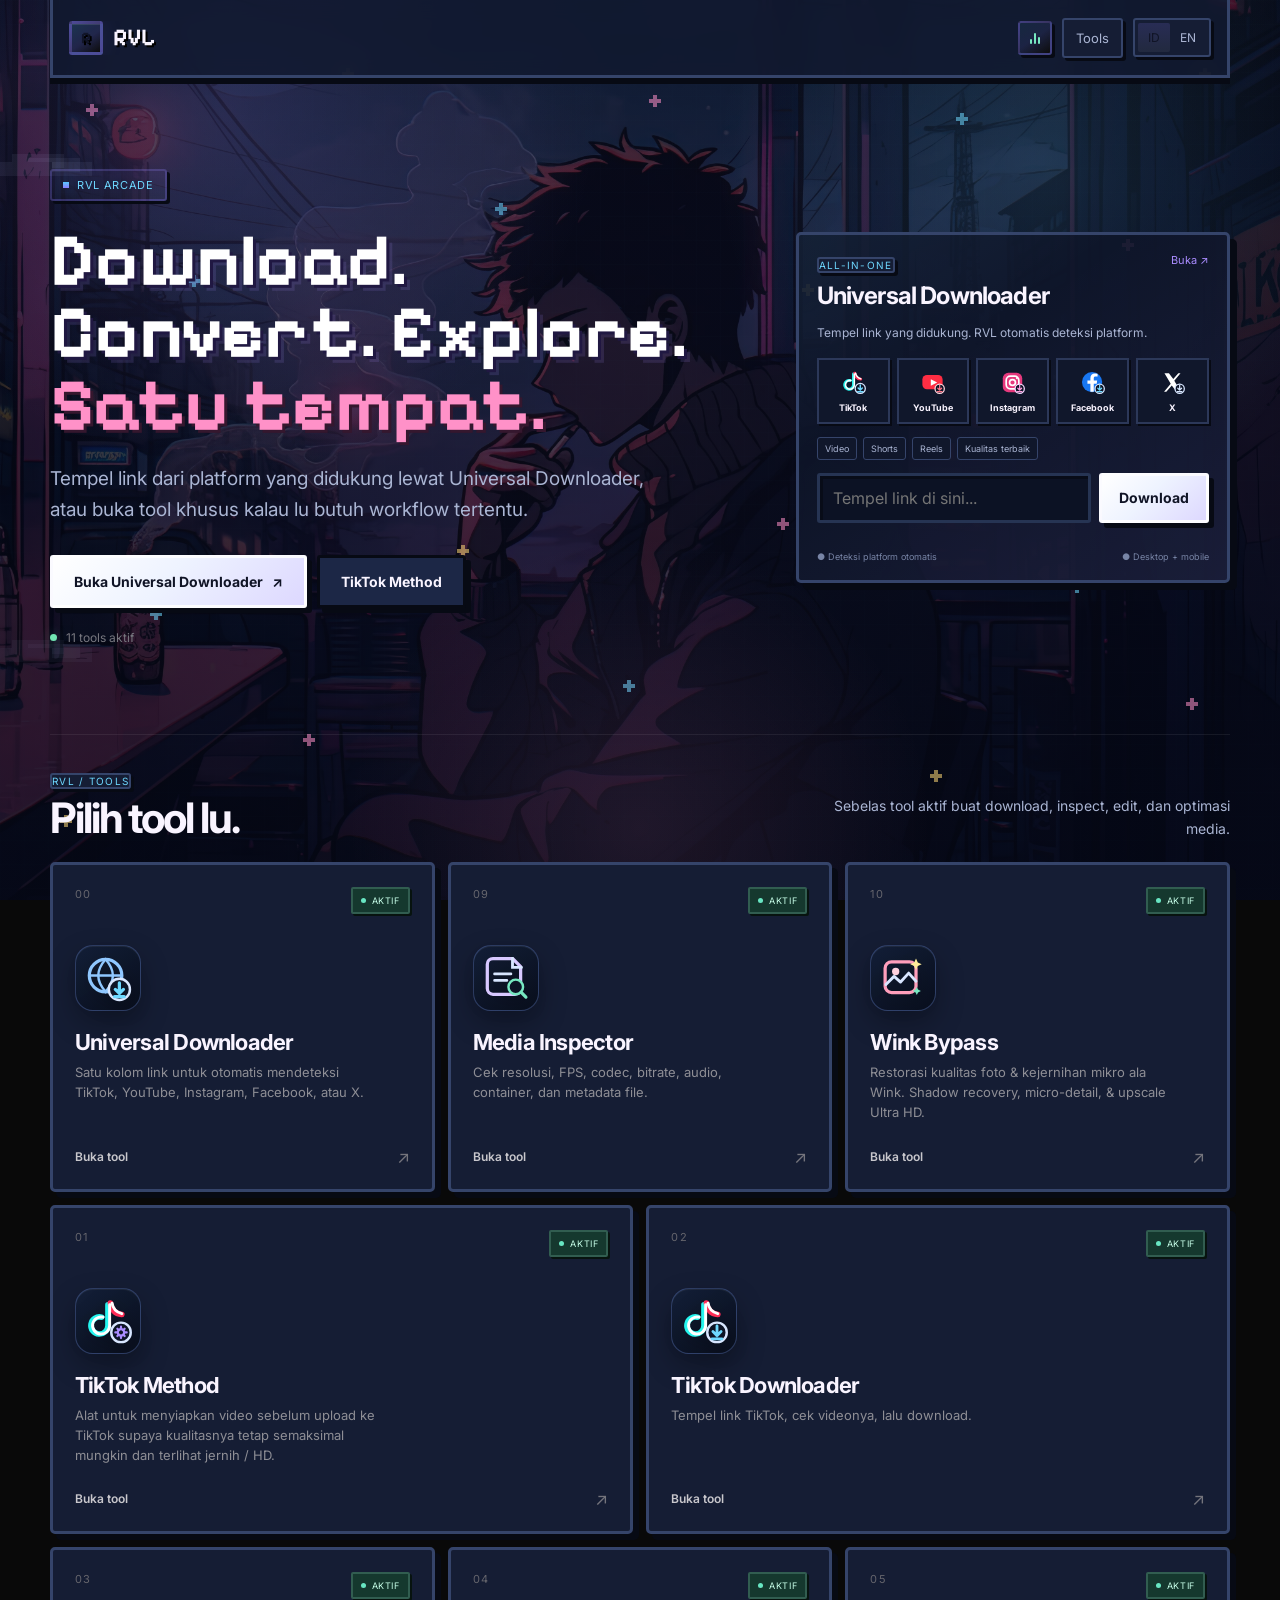
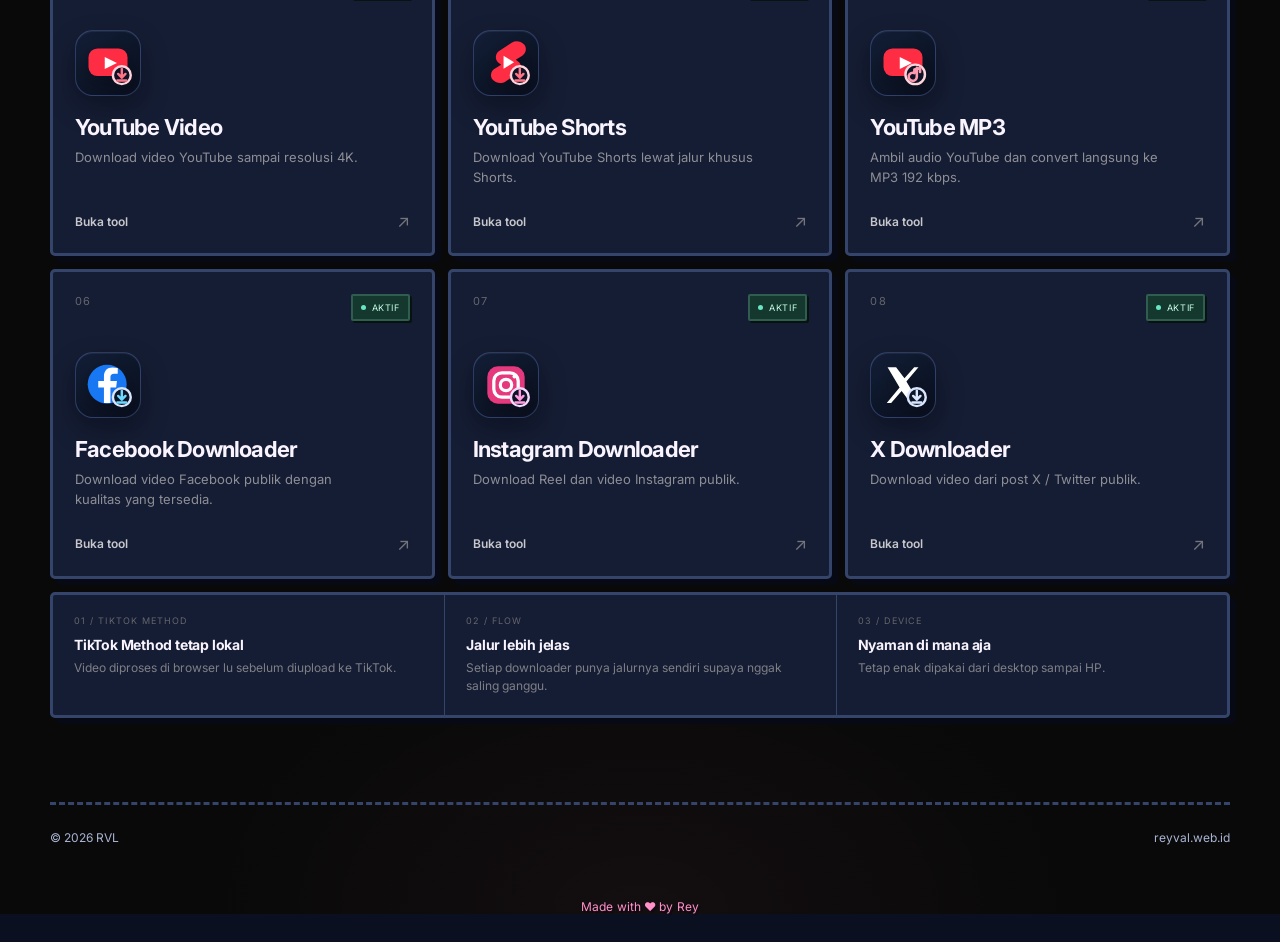
<file: index.html>
<!doctype html>
<html lang="id">
<head>
  <meta charset="utf-8">
  <meta name="viewport" content="width=device-width,initial-scale=1">
  <meta name="theme-color" content="#0b1020">
  <meta name="description" content="RVL — TikTok Method dan downloader TikTok, YouTube, Facebook, Instagram, serta X.">
  <title>RVL</title>
  <link rel="stylesheet" href="./assets/styles.css">
  <link rel="stylesheet" href="./assets/home.css?v=3">
  <script defer src="./assets/common.js?v=20260918bgm1"></script>
  <script defer src="./assets/ambient.js?v=1"></script>
  <script defer src="./assets/pixel.js?v=5"></script>
  <script defer src="./assets/api-railway.js?v=4"></script>
  <script defer src="./assets/shorts-layout.js?v=1"></script>
  <script defer src="./assets/router.js?v=14"></script>
  <script defer src="./assets/home.js?v=7"></script>
  <script defer src="./assets/nav-ui.js?v=2"></script>
</head>
<body>
  <div class="shell">
    <nav class="nav">
      <a class="brand" href="/"><span class="brand-mark"></span><span>RVL</span></a>
      <div class="nav-right"><a class="nav-link" href="#tools" data-i18n="tools">Tools</a><div class="lang" aria-label="Language"><button type="button" data-lang="id">ID</button><button type="button" data-lang="en">EN</button></div></div>
    </nav>
  </div>

  <main class="home-main">
    <section class="home-hero shell">
      <div class="home-hero-grid">
        <div class="home-hero-copy">
          <span class="eyebrow"><i class="eyebrow-dot"></i><span data-home-i18n="badge">RVL ARCADE</span></span>
          <h1 class="home-title"><span class="home-title-line" data-home-i18n="titleA">Download. Convert. Explore.</span><span class="home-title-line" data-home-i18n="titleB">Satu tempat.</span></h1>
          <p class="home-lead" data-home-i18n="lead">Tempel link dari platform yang didukung lewat Universal Downloader, atau buka tool khusus kalau lu butuh workflow tertentu.</p>
          <div class="home-actions"><a class="btn primary large" href="./universal-downloader/"><span data-home-i18n="primary">Buka Universal Downloader</span><span>↗</span></a><a class="btn large" href="./clarity/" data-home-i18n="secondary">TikTok Method</a></div>
          <div class="home-live-note"><i></i><span data-home-i18n="active">11 tools aktif</span></div>
        </div>

        <aside class="home-universal" aria-label="Universal Downloader">
          <div class="home-universal-head"><div><span class="small-label">ALL-IN-ONE</span><h2>Universal Downloader</h2></div><a href="./universal-downloader/"><span data-home-i18n="universalOpen">Buka</span> ↗</a></div>
          <p class="home-universal-sub" data-home-i18n="universalSub">Tempel link yang didukung. RVL otomatis deteksi platform.</p>
          <div class="home-universal-platforms">
            <span><img src="./assets/icons/tiktok-download.svg?v=2" alt=""><b>TikTok</b></span>
            <span><img src="./assets/icons/youtube-video.svg?v=2" alt=""><b>YouTube</b></span>
            <span><img src="./assets/icons/instagram.svg?v=2" alt=""><b>Instagram</b></span>
            <span><img src="./assets/icons/facebook.svg?v=2" alt=""><b>Facebook</b></span>
            <span><img src="./assets/icons/x.svg?v=2" alt=""><b>X</b></span>
          </div>
          <div class="home-universal-types"><span>Video</span><span>Shorts</span><span>Reels</span><span data-home-i18n="universalBest">Kualitas terbaik</span></div>
          <div class="home-universal-input"><input id="home-universal-url" type="url" inputmode="url" autocomplete="off" placeholder="Tempel link di sini..."><button id="home-universal-go" class="btn primary" type="button">Download</button></div>
          <div id="home-universal-error" class="home-universal-error"></div>
          <div class="home-universal-foot"><span data-home-i18n="universalAuto">● Deteksi platform otomatis</span><span data-home-i18n="universalDevice">● Desktop + mobile</span></div>
        </aside>
      </div>
    </section>

    <section class="home-tools shell" id="tools">
      <div class="home-section-head"><div><span class="small-label">RVL / TOOLS</span><h2 data-home-i18n="sectionTitle">Pilih tool lu.</h2></div><p data-home-i18n="sectionSub">Sebelas tool aktif buat download, inspect, edit, dan optimasi media.</p></div>

      <div class="home-tool-grid">
        <a class="home-tool-card" href="./universal-downloader/"><div class="home-tool-card-top"><span class="home-tool-number">00</span><span class="home-tool-status">AKTIF</span></div><div class="home-tool-symbol"><img src="./assets/icons/universal.svg?v=2" width="48" height="48" alt="" aria-hidden="true"></div><h3>Universal Downloader</h3><p data-home-i18n="universalDesc">Satu kolom link untuk otomatis mendeteksi TikTok, YouTube, Instagram, Facebook, atau X.</p><div class="home-tool-open"><b data-home-i18n="open">Buka tool</b><span>↗</span></div></a>
        <a class="home-tool-card" href="./media-inspector/"><div class="home-tool-card-top"><span class="home-tool-number">09</span><span class="home-tool-status">AKTIF</span></div><div class="home-tool-symbol"><img src="./assets/icons/media-inspector.svg?v=2" width="48" height="48" alt="" aria-hidden="true"></div><h3>Media Inspector</h3><p data-home-i18n="inspectorDesc">Cek resolusi, FPS, codec, bitrate, audio, container, dan metadata file.</p><div class="home-tool-open"><b data-home-i18n="open">Buka tool</b><span>↗</span></div></a>
        <a class="home-tool-card" href="./photo-enhance/"><div class="home-tool-card-top"><span class="home-tool-number">10</span><span class="home-tool-status">AKTIF</span></div><div class="home-tool-symbol"><img src="./assets/icons/photo-enhance.svg?v=2" width="48" height="48" alt="" aria-hidden="true"></div><h3>Wink Bypass</h3><p data-home-i18n="photoDesc">Restorasi kualitas foto &amp; kejernihan mikro ala Wink. Shadow recovery, micro-detail, &amp; upscale Ultra HD.</p><div class="home-tool-open"><b data-home-i18n="open">Buka tool</b><span>↗</span></div></a>
        <a class="home-tool-card" href="./clarity/"><div class="home-tool-card-top"><span class="home-tool-number">01</span><span class="home-tool-status">AKTIF</span></div><div class="home-tool-symbol"><img src="./assets/icons/tiktok-method.svg?v=2" width="30" height="30" alt="" aria-hidden="true"></div><h3>TikTok Method</h3><p data-home-i18n="clarityDesc">Alat untuk menyiapkan video sebelum upload ke TikTok supaya kualitasnya tetap semaksimal mungkin dan terlihat jernih / HD.</p><div class="home-tool-open"><b data-home-i18n="open">Buka tool</b><span>↗</span></div></a>
        <a class="home-tool-card" href="./tiktok-downloader/"><div class="home-tool-card-top"><span class="home-tool-number">02</span><span class="home-tool-status">AKTIF</span></div><div class="home-tool-symbol"><img src="./assets/icons/tiktok-download.svg?v=2" width="30" height="30" alt="" aria-hidden="true"></div><h3>TikTok Downloader</h3><p data-home-i18n="tiktokDesc">Tempel link TikTok, cek videonya, lalu download.</p><div class="home-tool-open"><b data-home-i18n="open">Buka tool</b><span>↗</span></div></a>
        <a class="home-tool-card" href="./youtube-downloader/"><div class="home-tool-card-top"><span class="home-tool-number">03</span><span class="home-tool-status">AKTIF</span></div><div class="home-tool-symbol"><img src="./assets/icons/youtube-video.svg?v=2" width="30" height="30" alt="" aria-hidden="true"></div><h3>YouTube Video</h3><p data-home-i18n="youtubeDesc">Download video YouTube sampai resolusi 4K.</p><div class="home-tool-open"><b data-home-i18n="open">Buka tool</b><span>↗</span></div></a>
        <a class="home-tool-card" href="./youtube-shorts/"><div class="home-tool-card-top"><span class="home-tool-number">04</span><span class="home-tool-status">AKTIF</span></div><div class="home-tool-symbol"><img src="./assets/icons/youtube-shorts.svg?v=2" width="30" height="30" alt="" aria-hidden="true"></div><h3>YouTube Shorts</h3><p data-home-i18n="shortsDesc">Download YouTube Shorts lewat jalur khusus Shorts.</p><div class="home-tool-open"><b data-home-i18n="open">Buka tool</b><span>↗</span></div></a>
        <a class="home-tool-card" href="./youtube-mp3/"><div class="home-tool-card-top"><span class="home-tool-number">05</span><span class="home-tool-status">AKTIF</span></div><div class="home-tool-symbol"><img src="./assets/icons/youtube-mp3.svg?v=2" width="30" height="30" alt="" aria-hidden="true"></div><h3>YouTube MP3</h3><p data-home-i18n="mp3Desc">Ambil audio YouTube dalam format MP3 192 kbps.</p><div class="home-tool-open"><b data-home-i18n="open">Buka tool</b><span>↗</span></div></a>
        <a class="home-tool-card" href="./facebook-downloader/"><div class="home-tool-card-top"><span class="home-tool-number">06</span><span class="home-tool-status">AKTIF</span></div><div class="home-tool-symbol"><img src="./assets/icons/facebook.svg?v=2" width="30" height="30" alt="" aria-hidden="true"></div><h3>Facebook Downloader</h3><p data-home-i18n="facebookDesc">Download video Facebook publik dengan kualitas yang tersedia.</p><div class="home-tool-open"><b data-home-i18n="open">Buka tool</b><span>↗</span></div></a>
        <a class="home-tool-card" href="./instagram-downloader/"><div class="home-tool-card-top"><span class="home-tool-number">07</span><span class="home-tool-status">AKTIF</span></div><div class="home-tool-symbol"><img src="./assets/icons/instagram.svg?v=2" width="30" height="30" alt="" aria-hidden="true"></div><h3>Instagram Downloader</h3><p data-home-i18n="instagramDesc">Download Reel dan video Instagram publik.</p><div class="home-tool-open"><b data-home-i18n="open">Buka tool</b><span>↗</span></div></a>
        <a class="home-tool-card" href="./x-downloader/"><div class="home-tool-card-top"><span class="home-tool-number">08</span><span class="home-tool-status">AKTIF</span></div><div class="home-tool-symbol"><img src="./assets/icons/x.svg?v=2" width="30" height="30" alt="" aria-hidden="true"></div><h3>X Downloader</h3><p data-home-i18n="xDesc">Download video dari post X / Twitter publik.</p><div class="home-tool-open"><b data-home-i18n="open">Buka tool</b><span>↗</span></div></a>
      </div>

      <div class="home-info-strip">
        <div class="home-info-item"><span>01 / TIKTOK METHOD</span><b data-home-i18n="localTitle">TikTok Method tetap lokal</b><p data-home-i18n="localDesc">Video diproses di browser lu sebelum diupload ke TikTok.</p></div>
        <div class="home-info-item"><span>02 / FLOW</span><b data-home-i18n="directTitle">Jalur lebih jelas</b><p data-home-i18n="directDesc">Setiap downloader punya jalurnya sendiri supaya nggak saling ganggu.</p></div>
        <div class="home-info-item"><span>03 / DEVICE</span><b data-home-i18n="responsiveTitle">Nyaman di mana aja</b><p data-home-i18n="responsiveDesc">Tetap enak dipakai dari desktop sampai HP.</p></div>
      </div>
    </section>
  </main>

  <div class="shell"><footer class="footer"><span>© 2026 RVL</span><span>reyval.web.id</span></footer></div>
</body>
</html>
</file>
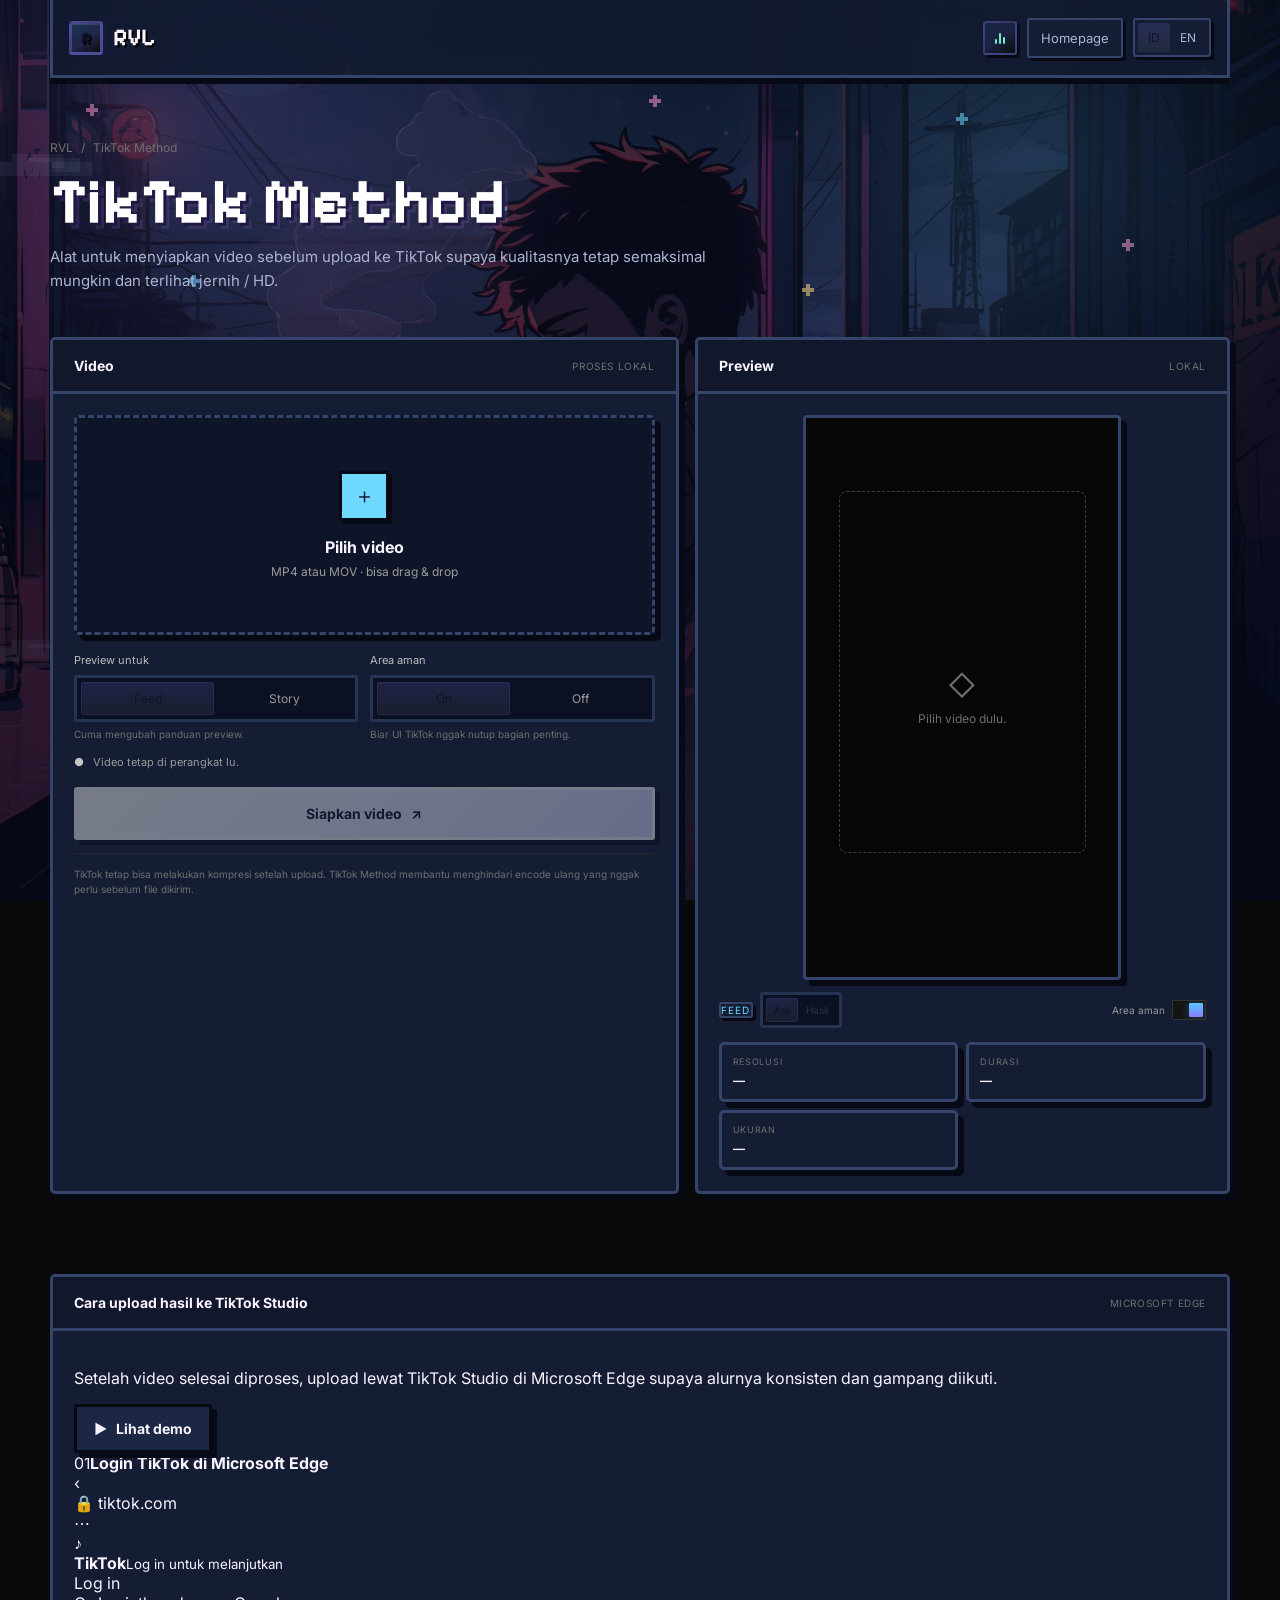
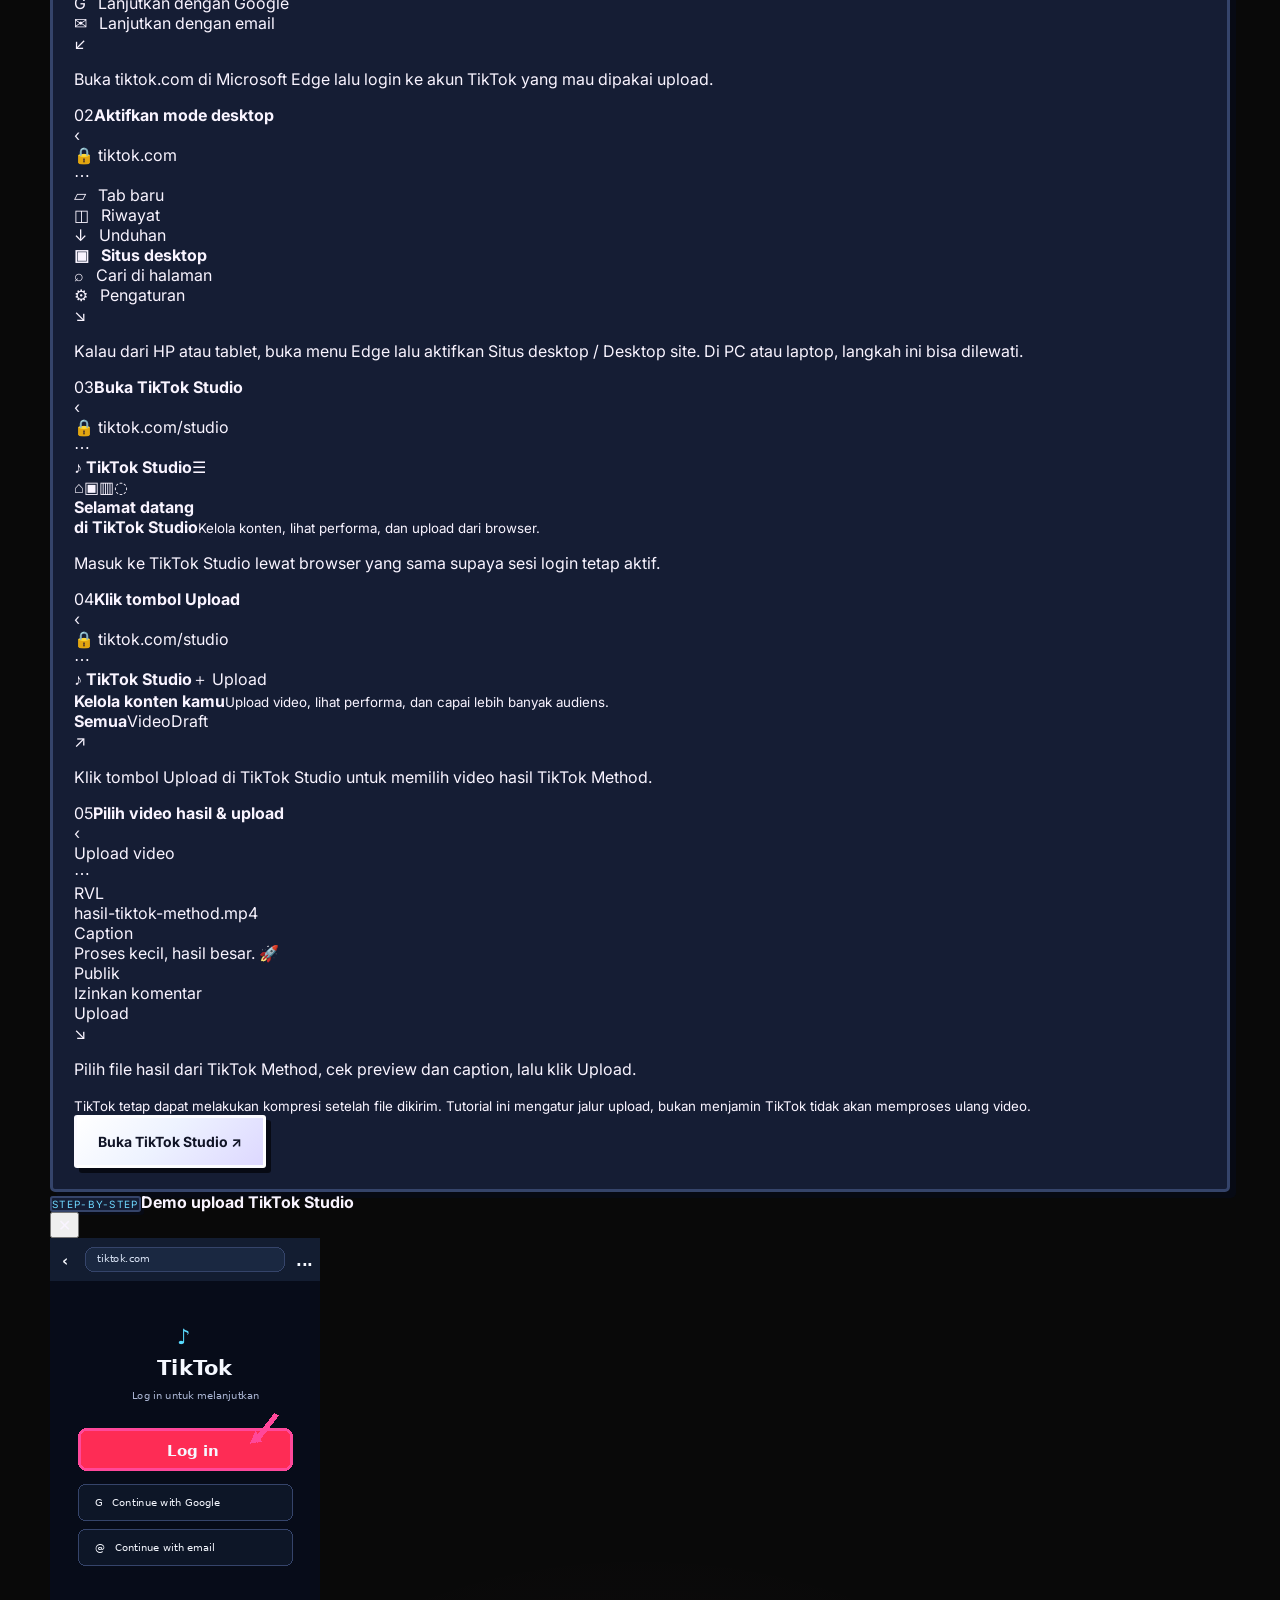
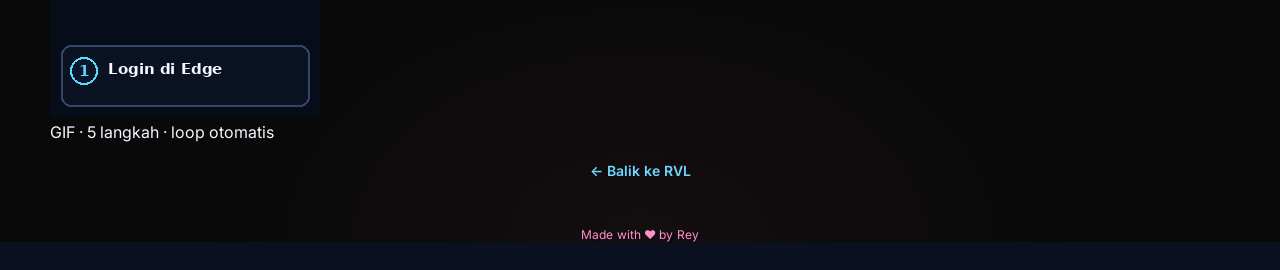
<file: clarity/index.html>
<!doctype html>
<html lang="id">
<head>
  <meta charset="utf-8"><meta name="viewport" content="width=device-width,initial-scale=1"><meta name="theme-color" content="#0b1020"><meta name="description" content="TikTok Method — alat untuk menyiapkan video sebelum upload ke TikTok agar kualitas tetap semaksimal mungkin."><title>TikTok Method — RVL</title><link rel="stylesheet" href="../assets/styles.css"><script>document.addEventListener('contextmenu',e=>e.preventDefault());document.addEventListener('keydown',e=>{if(e.keyCode===123||((e.ctrlKey||e.metaKey)&&(e.shiftKey&&['I','i','J','j','C','c'].includes(e.key)||['u','U','s','S'].includes(e.key))))e.preventDefault();});</script><script defer src="../assets/common.js?v=20260918bgm1"></script><script defer src="../assets/ambient.js?v=1"></script><script defer src="../assets/pixel.js?v=5"></script><script defer src="../assets/api-railway.js?v=2"></script><script defer src="../assets/shorts-layout.js?v=1"></script><script defer src="../assets/router.js?v=14"></script><script type="module" src="../assets/clarity-route.js?v=9"></script><script defer src="../assets/nav-ui.js?v=5"></script><style id="clarity-mode-layout">#mode-list{grid-template-columns:repeat(2,minmax(0,1fr))}@media(max-width:900px){#mode-list{grid-template-columns:1fr}}</style>
</head>
<body><div class="shell"><nav class="nav"><a class="brand" href="../"><span class="brand-mark"></span><span>RVL</span></a><div class="nav-right"><a class="nav-link" href="../">Homepage</a><div class="lang"><button type="button" data-lang="id">ID</button><button type="button" data-lang="en">EN</button></div></div></nav></div>
<main class="shell"><section class="page-hero"><div class="breadcrumbs"><a href="../">RVL</a><span>/</span><span>TikTok Method</span></div><h1 class="page-title">TikTok Method</h1><p class="page-sub" id="clarity-sub">Alat untuk menyiapkan video sebelum upload ke TikTok supaya kualitasnya tetap semaksimal mungkin dan terlihat jernih / HD.</p></section><section class="studio"><div class="panel"><div class="panel-head"><b id="source-title">Video</b><span id="local-only">PROSES LOKAL</span></div><div class="panel-body"><input id="file-input" type="file" accept="video/mp4,video/quicktime,.mp4,.mov" hidden><div class="dropzone" id="dropzone" role="button" tabindex="0"><div class="drop-icon">＋</div><b id="drop-title">Pilih video</b><p id="drop-sub">MP4 atau MOV · bisa drag & drop</p></div><div class="file-meta" id="file-meta"><div><div class="file-name" id="file-name"></div><div class="file-info" id="file-info"></div></div><button class="clear-file" id="clear-file" aria-label="Hapus file">✕</button></div><div class="control-row"><div class="control-block"><label class="control-label" id="target-label">Preview untuk</label><div class="segmented" id="target"><button type="button" class="active" data-target="feed">Feed</button><button type="button" data-target="story">Story</button></div><span class="control-hint" id="target-hint">Cuma mengubah panduan preview.</span></div><div class="control-block"><label class="control-label" id="safe-label-top">Area aman</label><div class="segmented" id="safe-segment"><button type="button" class="active" data-safe="on">On</button><button type="button" data-safe="off">Off</button></div><span class="control-hint" id="safe-hint">Biar UI TikTok nggak nutup bagian penting.</span></div></div><div class="privacy-note"><span>●</span><span id="privacy-note">Video tetap di perangkat lu.</span></div><div class="action-zone"><button class="btn primary large" id="process" disabled><span id="process-label">Siapkan video</span><span>↗</span></button><div class="progress-wrap" id="progress-wrap"><div class="progress-bar"><div class="progress-fill" id="progress-fill"></div></div><div class="progress-row"><span id="progress-text">Menyiapkan…</span><span id="progress-pct">0%</span></div></div><div class="result" id="result"><div class="result-title" id="result-title">Selesai.</div><div class="result-meta" id="result-meta"></div><a class="btn" id="download" download>Download MP4 ↓</a></div></div><div class="notice" id="notice">TikTok tetap bisa melakukan kompresi setelah upload. TikTok Method membantu menghindari encode ulang yang nggak perlu sebelum file dikirim.</div></div></div><div class="panel"><div class="panel-head"><b id="preview-title">Preview</b><span id="preview-chip">LOKAL</span></div><div class="panel-body"><div class="preview"><div class="empty-preview" id="empty-preview"><div class="big">◇</div><div id="preview-empty-text">Pilih video dulu.</div></div><video id="preview" controls playsinline></video><div class="safe-guides show" id="safe-guides"></div></div><div class="preview-toolbar"><div class="preview-source"><span class="small-label" id="preview-mode-label">FEED</span><div class="mini-segmented" id="preview-source-toggle"><button type="button" class="active" data-source="original" id="show-original">Asli</button><button type="button" data-source="result" id="show-result" disabled>Hasil</button></div></div><div class="toggle"><span id="safe-label">Area aman</span><button type="button" class="switch on" id="safe-toggle" aria-label="Toggle safe area"><i></i></button></div></div><div class="specs"><div class="spec"><span id="spec-resolution-label">Resolusi</span><b id="resolution">—</b></div><div class="spec"><span id="spec-duration-label">Durasi</span><b id="duration">—</b></div><div class="spec"><span id="spec-size-label">Ukuran</span><b id="size">—</b></div></div></div></div></section><section class="tiktok-upload-guide" id="tiktok-upload-guide"><div class="panel"><div class="panel-head"><b id="upload-guide-title">Cara upload hasil ke TikTok Studio</b><span>MICROSOFT EDGE</span></div><div class="panel-body">
<div class="upload-guide-top"><p class="upload-guide-intro" id="upload-guide-intro">Setelah video selesai diproses, upload lewat TikTok Studio di Microsoft Edge supaya alurnya konsisten dan gampang diikuti.</p><button class="btn upload-demo-btn" id="upload-demo-btn" type="button" aria-haspopup="dialog"><span class="demo-play" aria-hidden="true">▶</span><span id="upload-demo-label">Lihat demo</span></button></div>
<div class="upload-guide-steps">
<article class="upload-guide-step" data-step="1"><div class="upload-step-head"><span class="upload-step-num">01</span><b id="upload-step-1-title">Login TikTok di Microsoft Edge</b></div><div class="guide-shot shot-login" aria-hidden="true"><div class="shot-browser"><span>‹</span><div>🔒 tiktok.com</div><span>⋯</span></div><div class="shot-login-body"><div class="shot-tiktok">♪</div><strong>TikTok</strong><small>Log in untuk melanjutkan</small><div class="shot-hot shot-login-btn">Log in</div><div class="shot-option">G&nbsp;&nbsp; Lanjutkan dengan Google</div><div class="shot-option">✉&nbsp;&nbsp; Lanjutkan dengan email</div><span class="shot-pointer">↙</span></div></div><p id="upload-step-1-text">Buka tiktok.com di Microsoft Edge lalu login ke akun TikTok yang mau dipakai upload.</p></article>
<article class="upload-guide-step" data-step="2"><div class="upload-step-head"><span class="upload-step-num">02</span><b id="upload-step-2-title">Aktifkan mode desktop</b></div><div class="guide-shot shot-desktop" aria-hidden="true"><div class="shot-browser"><span>‹</span><div>🔒 tiktok.com</div><span>⋯</span></div><div class="shot-menu"><div>▱&nbsp;&nbsp; Tab baru</div><div>◫&nbsp;&nbsp; Riwayat</div><div>↓&nbsp;&nbsp; Unduhan</div><div class="shot-hot shot-desktop-row"><b>▣&nbsp;&nbsp; Situs desktop</b><i></i></div><div>⌕&nbsp;&nbsp; Cari di halaman</div><div>⚙&nbsp;&nbsp; Pengaturan</div><span class="shot-pointer">↘</span></div></div><p id="upload-step-2-text">Kalau dari HP atau tablet, buka menu Edge lalu aktifkan Situs desktop / Desktop site. Di PC atau laptop, langkah ini bisa dilewati.</p></article>
<article class="upload-guide-step" data-step="3"><div class="upload-step-head"><span class="upload-step-num">03</span><b id="upload-step-3-title">Buka TikTok Studio</b></div><div class="guide-shot shot-studio" aria-hidden="true"><div class="shot-browser"><span>‹</span><div>🔒 tiktok.com/studio</div><span>⋯</span></div><div class="shot-studio-head"><b>♪ TikTok Studio</b><span>☰</span></div><div class="shot-studio-body"><div class="shot-sidebar"><b>⌂</b><span>▣</span><span>▥</span><span>◌</span></div><div class="shot-studio-main"><strong>Selamat datang<br>di TikTok Studio</strong><small>Kelola konten, lihat performa, dan upload dari browser.</small><div class="shot-chart"><i></i><i></i><i></i><i></i></div></div></div></div><p id="upload-step-3-text">Masuk ke TikTok Studio lewat browser yang sama supaya sesi login tetap aktif.</p></article>
<article class="upload-guide-step" data-step="4"><div class="upload-step-head"><span class="upload-step-num">04</span><b id="upload-step-4-title">Klik tombol Upload</b></div><div class="guide-shot shot-upload" aria-hidden="true"><div class="shot-browser"><span>‹</span><div>🔒 tiktok.com/studio</div><span>⋯</span></div><div class="shot-studio-head"><b>♪ TikTok Studio</b><span class="shot-hot shot-upload-pill">＋ Upload</span></div><div class="shot-dashboard"><strong>Kelola konten kamu</strong><small>Upload video, lihat performa, dan capai lebih banyak audiens.</small><div class="shot-tabs"><b>Semua</b><span>Video</span><span>Draft</span></div><div class="shot-row"></div><div class="shot-row"></div><div class="shot-row"></div><span class="shot-pointer">↗</span></div></div><p id="upload-step-4-text">Klik tombol Upload di TikTok Studio untuk memilih video hasil TikTok Method.</p></article>
<article class="upload-guide-step" data-step="5"><div class="upload-step-head"><span class="upload-step-num">05</span><b id="upload-step-5-title">Pilih video hasil & upload</b></div><div class="guide-shot shot-final" aria-hidden="true"><div class="shot-browser"><span>‹</span><div>Upload video</div><span>⋯</span></div><div class="shot-final-body"><div class="shot-thumb"><span>RVL</span></div><div class="shot-file">hasil-tiktok-method.mp4</div><label>Caption</label><div class="shot-caption">Proses kecil, hasil besar. 🚀</div><div class="shot-switch-row"><span>Publik</span><i></i></div><div class="shot-switch-row"><span>Izinkan komentar</span><i></i></div><div class="shot-hot shot-final-upload">Upload</div><span class="shot-pointer">↘</span></div></div><p id="upload-step-5-text">Pilih file hasil dari TikTok Method, cek preview dan caption, lalu klik Upload.</p></article>
</div>
<div class="upload-guide-action"><small id="upload-guide-note">TikTok tetap dapat melakukan kompresi setelah file dikirim. Tutorial ini mengatur jalur upload, bukan menjamin TikTok tidak akan memproses ulang video.</small><a class="btn primary large" id="open-tiktok-studio" href="https://www.tiktok.com/tiktokstudio" target="_blank" rel="noopener noreferrer">Buka TikTok Studio ↗</a></div>
</div></div>
<div class="guide-demo-modal" id="upload-demo-modal" role="dialog" aria-modal="true" aria-hidden="true" aria-labelledby="upload-demo-title"><div class="guide-demo-backdrop" data-demo-close></div><div class="guide-demo-dialog"><div class="guide-demo-head"><div><span class="small-label">STEP-BY-STEP</span><b id="upload-demo-title">Demo upload TikTok Studio</b></div><button class="guide-demo-close" type="button" data-demo-close aria-label="Tutup">✕</button></div><div class="guide-demo-stage" id="upload-demo-stage"><img class="guide-demo-gif" id="upload-demo-gif" src="../assets/tutorial/tiktok-upload-demo.gif?v=1" alt="Demo animasi 5 langkah upload TikTok Studio"></div><div class="guide-demo-foot"><span id="upload-demo-progress">GIF · 5 langkah · loop otomatis</span></div></div></div>
</section><div class="back-row"><a class="text-link" href="../">← <span>Balik ke RVL</span></a></div></main><div class="toast" id="toast"></div></body></html>
</file>
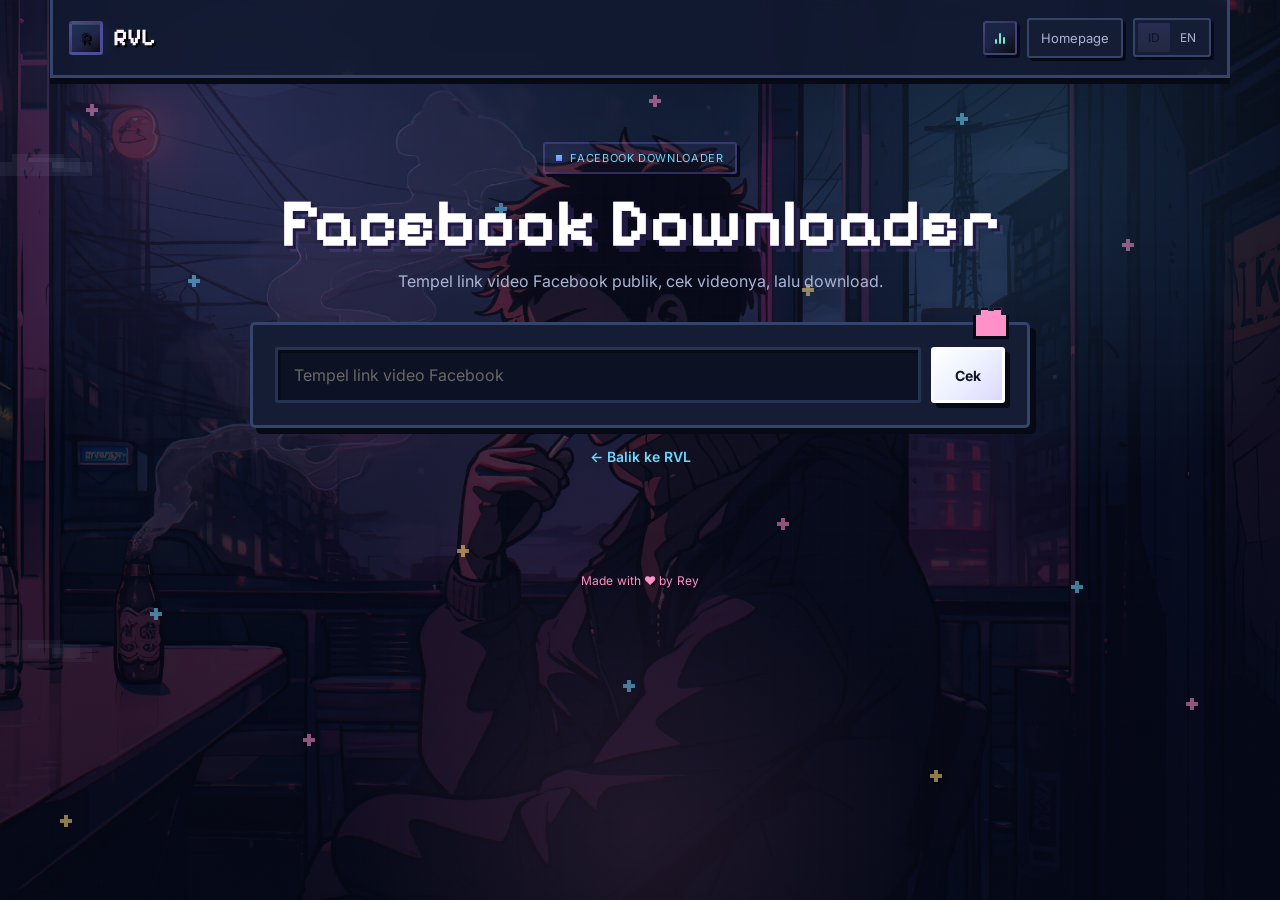
<file: facebook-downloader/index.html>
<!doctype html>
<html lang="id">
<head>
  <meta charset="utf-8">
  <meta name="viewport" content="width=device-width,initial-scale=1">
  <meta name="theme-color" content="#0b1020">
  <meta name="description" content="Facebook Video Downloader — RVL.">
  <title>Facebook Downloader — RVL</title>
  <link rel="stylesheet" href="../assets/styles.css">
  <script defer src="../assets/common.js?v=20260918bgm1"></script>
  <script defer src="../assets/ambient.js?v=1"></script>
  <script defer src="../assets/pixel.js?v=5"></script>
  <script defer src="../assets/shorts-layout.js?v=1"></script>
  <script defer src="../assets/router.js?v=14"></script>
  <script defer src="../assets/social-downloader.js?v=1"></script>
  <script defer src="../assets/nav-ui.js?v=5"></script>
</head>
<body data-platform="facebook">
  <div class="shell">
    <nav class="nav"><a class="brand" href="../"><span class="brand-mark"></span><span>RVL</span></a><div class="nav-right"><a class="nav-link" href="../" data-i18n="home">Homepage</a><div class="lang"><button type="button" data-lang="id">ID</button><button type="button" data-lang="en">EN</button></div></div></nav>
    <main class="downloader-page"><div class="downloader-wrap"><div class="downloader-head"><span class="eyebrow"><i class="eyebrow-dot"></i>FACEBOOK DOWNLOADER</span><h1>Facebook Downloader</h1><p id="page-sub">Tempel link video Facebook publik, cek videonya, lalu download.</p></div><div class="download-card"><div class="download-input-wrap"><input id="media-url" class="download-input" type="url" inputmode="url" autocomplete="off" placeholder="Tempel link video Facebook" aria-label="Facebook URL"><button id="inspect-btn" class="btn primary large" type="button">Cek</button></div><div id="download-status" class="download-status-text"></div><div id="media-card" class="media-card"><img id="media-thumb" class="media-thumb" alt=""><div class="media-info"><div id="media-title" class="media-title">—</div><div id="media-meta" class="media-meta"></div><div class="media-actions"><select id="quality" class="quality-select" disabled aria-label="Kualitas"></select><button id="download-btn" class="btn primary" type="button" disabled>Download</button></div></div></div></div><div class="back-row"><a class="text-link" href="../">← <span data-i18n="back">Balik ke RVL</span></a></div></div></main>
  </div>
</body>
</html>
</file>
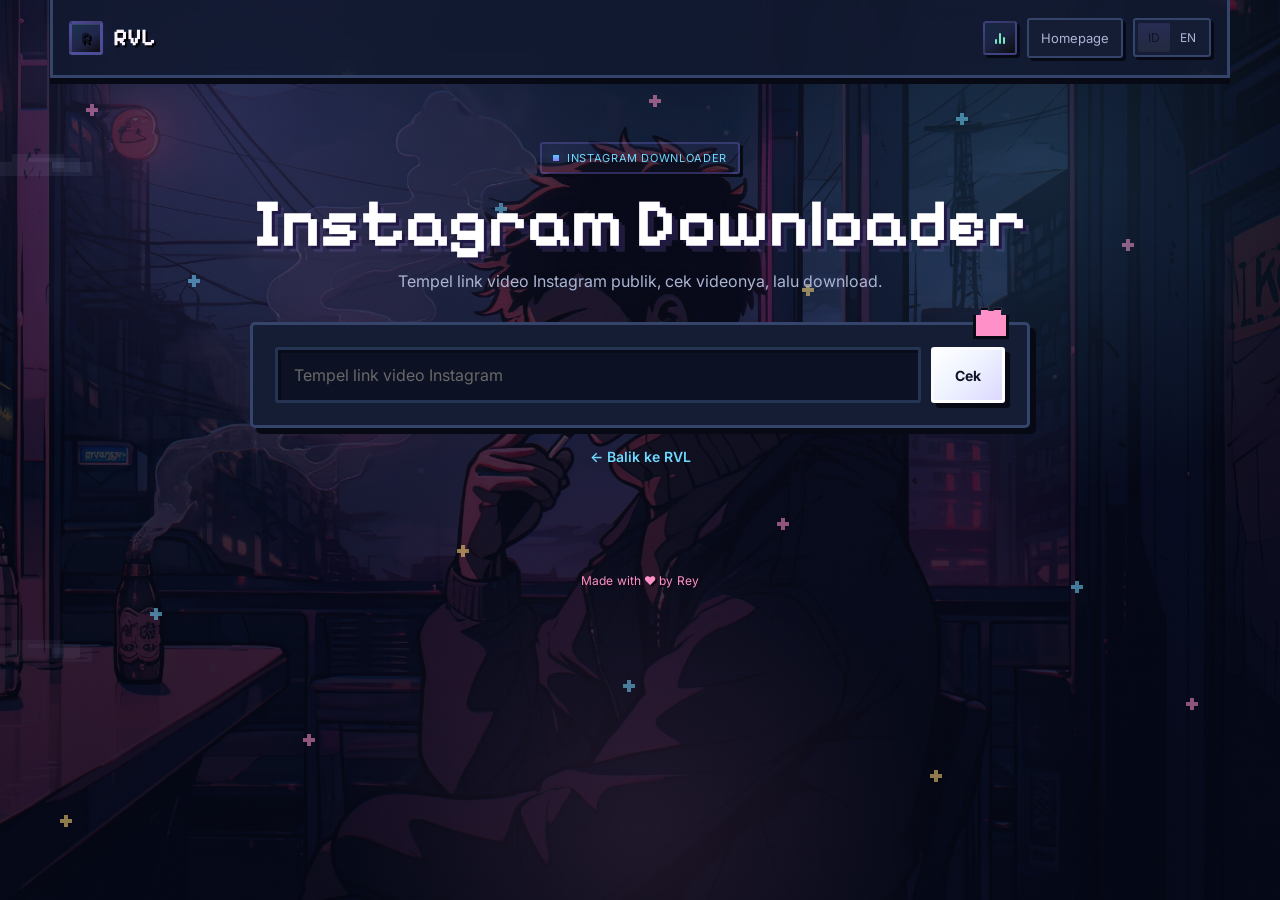
<file: instagram-downloader/index.html>
<!doctype html>
<html lang="id">
<head>
  <meta charset="utf-8">
  <meta name="viewport" content="width=device-width,initial-scale=1">
  <meta name="theme-color" content="#0b1020">
  <meta name="description" content="Instagram Video Downloader — RVL.">
  <title>Instagram Downloader — RVL</title>
  <link rel="stylesheet" href="../assets/styles.css">
  <script defer src="../assets/common.js?v=20260918bgm1"></script>
  <script defer src="../assets/ambient.js?v=1"></script>
  <script defer src="../assets/pixel.js?v=5"></script>
  <script defer src="../assets/shorts-layout.js?v=1"></script>
  <script defer src="../assets/router.js?v=14"></script>
  <script defer src="../assets/social-downloader.js?v=1"></script>
  <script defer src="../assets/nav-ui.js?v=5"></script>
</head>
<body data-platform="instagram">
  <div class="shell">
    <nav class="nav"><a class="brand" href="../"><span class="brand-mark"></span><span>RVL</span></a><div class="nav-right"><a class="nav-link" href="../" data-i18n="home">Homepage</a><div class="lang"><button type="button" data-lang="id">ID</button><button type="button" data-lang="en">EN</button></div></div></nav>
    <main class="downloader-page"><div class="downloader-wrap"><div class="downloader-head"><span class="eyebrow"><i class="eyebrow-dot"></i>INSTAGRAM DOWNLOADER</span><h1>Instagram Downloader</h1><p id="page-sub">Tempel link video Instagram publik, cek videonya, lalu download.</p></div><div class="download-card"><div class="download-input-wrap"><input id="media-url" class="download-input" type="url" inputmode="url" autocomplete="off" placeholder="Tempel link video Instagram" aria-label="Instagram URL"><button id="inspect-btn" class="btn primary large" type="button">Cek</button></div><div id="download-status" class="download-status-text"></div><div id="media-card" class="media-card"><img id="media-thumb" class="media-thumb" alt=""><div class="media-info"><div id="media-title" class="media-title">—</div><div id="media-meta" class="media-meta"></div><div class="media-actions"><select id="quality" class="quality-select" disabled aria-label="Kualitas"></select><button id="download-btn" class="btn primary" type="button" disabled>Download</button></div></div></div></div><div class="back-row"><a class="text-link" href="../">← <span data-i18n="back">Balik ke RVL</span></a></div></div></main>
  </div>
</body>
</html>
</file>
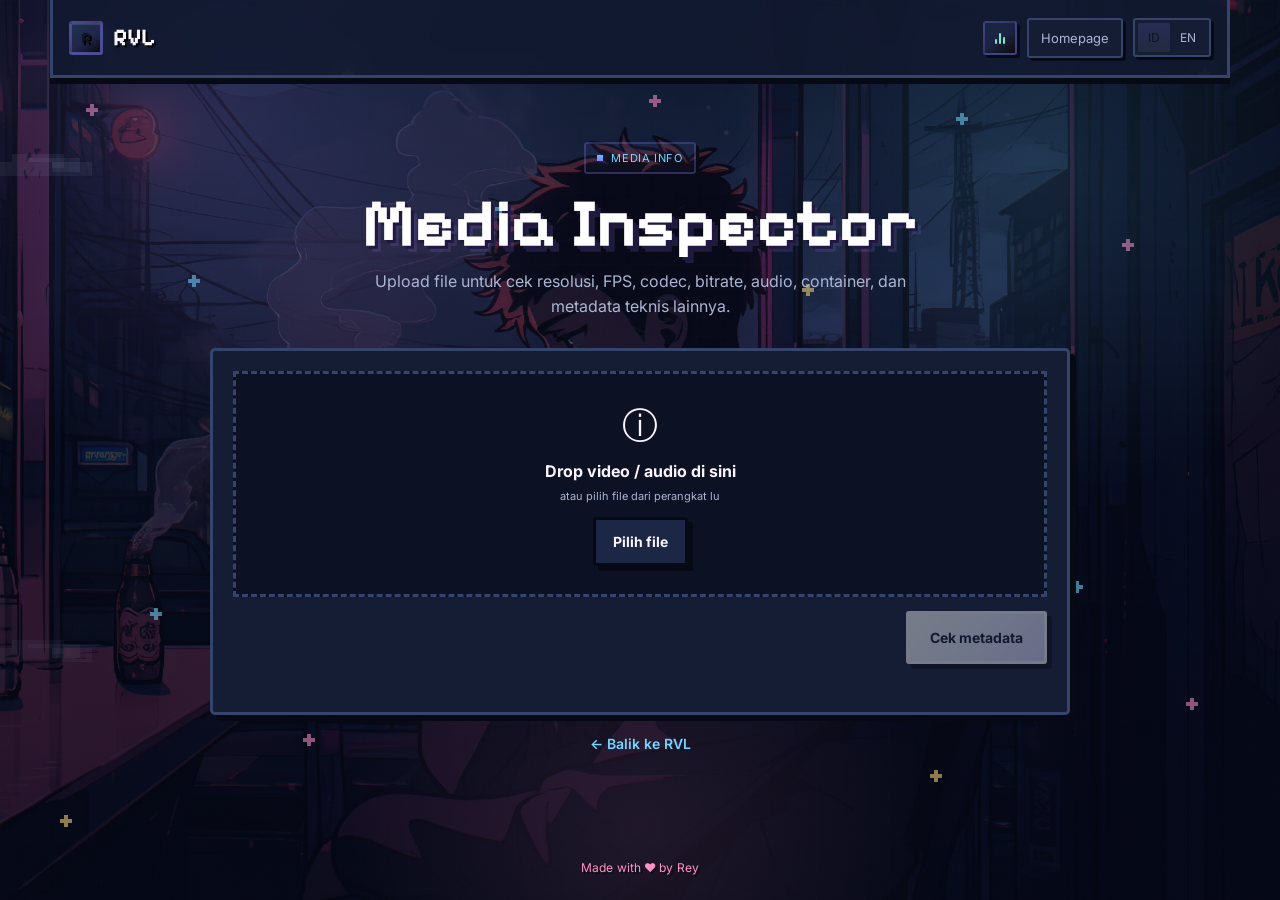
<file: media-inspector/index.html>
<!doctype html>
<html lang="id"><head><meta charset="utf-8"><meta name="viewport" content="width=device-width,initial-scale=1"><meta name="theme-color" content="#0b1020"><meta name="description" content="Media Info & Metadata Inspector — RVL."><title>Media Inspector — RVL</title><link rel="stylesheet" href="../assets/styles.css"><script defer src="../assets/common.js?v=20260918bgm1"></script><script defer src="../assets/ambient.js?v=1"></script><script defer src="../assets/pixel.js?v=5"></script><script defer src="../assets/api-railway.js?v=3"></script><script defer src="../assets/router.js?v=14"></script><script defer src="../assets/media-inspector.js?v=1"></script><script defer src="../assets/nav-ui.js?v=5"></script></head>
<body data-platform="media-inspector"><div class="shell"><nav class="nav"><a class="brand" href="../"><span class="brand-mark"></span><span>RVL</span></a><div class="nav-right"><a class="nav-link" href="../" data-i18n="home">Homepage</a><div class="lang"><button type="button" data-lang="id">ID</button><button type="button" data-lang="en">EN</button></div></div></nav>
<main class="downloader-page"><div class="downloader-wrap media-inspector-wrap"><div class="downloader-head"><span class="eyebrow"><i class="eyebrow-dot"></i>MEDIA INFO</span><h1>Media Inspector</h1><p id="media-page-sub">Upload file untuk cek resolusi, FPS, codec, bitrate, audio, container, dan metadata teknis lainnya.</p></div>
<div class="media-inspect-card"><input id="media-file" type="file" accept="video/*,audio/*" hidden><div id="media-drop" class="media-drop"><div><div class="media-drop-icon">ⓘ</div><b id="media-drop-title">Drop video / audio di sini</b><p id="media-drop-sub">atau pilih file dari perangkat lu</p><button id="media-pick" class="btn" type="button" style="margin-top:14px">Pilih file</button></div></div><div id="media-file-line" class="media-file-line"><span><b id="media-file-name"></b><small id="media-file-size"></small></span><span>READY</span></div><div class="media-inspect-actions"><button id="media-inspect-btn" class="btn primary large" type="button" disabled>Inspect metadata</button></div><div id="media-inspect-status" class="media-inspect-status"></div><div id="media-inspect-result" class="media-inspect-result"><div id="media-meta-grid" class="media-meta-grid"></div></div></div><div class="back-row"><a class="text-link" href="../">← <span data-i18n="back">Balik ke RVL</span></a></div></div></main></div></body></html>
</file>
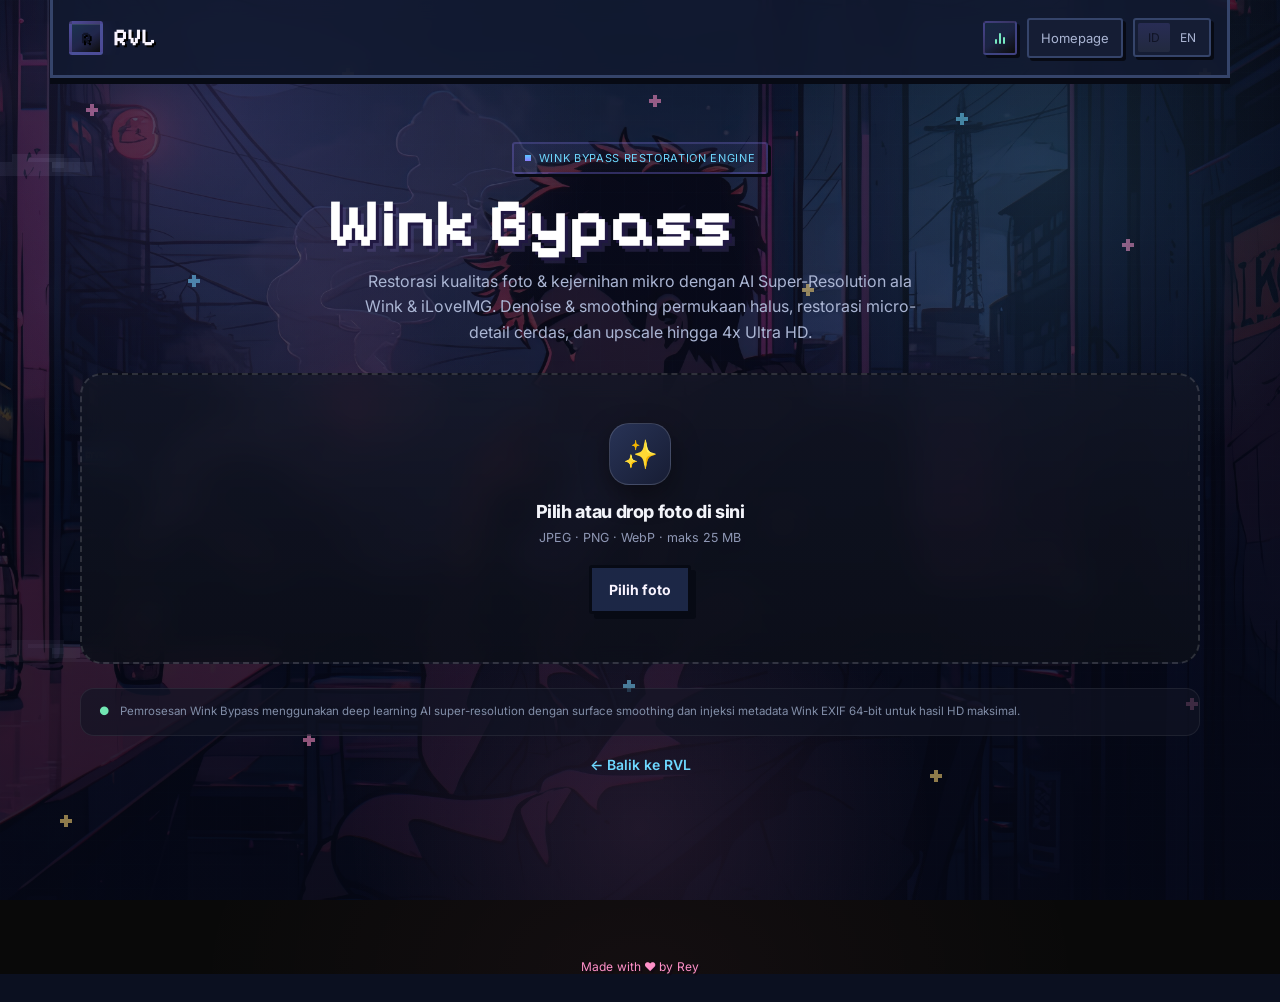
<file: photo-enhance/index.html>
<!doctype html>
<html lang="id">
<head>
  <meta charset="utf-8">
  <meta name="viewport" content="width=device-width,initial-scale=1">
  <meta name="theme-color" content="#0b1020">
  <meta name="description" content="Wink Bypass — AI Quality Restoration ala Wink. Restorasi ketajaman micro-detail, shadow recovery, denoise, dan upscale Ultra HD dengan exact metadata. RVL HD.">
  <title>Wink Bypass — AI Quality Restoration — RVL HD</title>
  <link rel="stylesheet" href="../assets/styles.css">
  <link rel="stylesheet" href="../assets/photo-enhance.css?v=9">
  <script defer src="../assets/common.js?v=20260918bgm1"></script>
  <script defer src="../assets/pixel.js?v=5"></script>
  <script defer src="../assets/api-railway.js?v=6"></script>
  <script defer src="../assets/router.js?v=14"></script>
  <script defer src="../assets/nav-ui.js?v=5"></script>
  <script defer src="../assets/photo-enhance.js?v=9"></script>
</head>
<body data-platform="photo-enhance">
<div class="shell">
  <nav class="nav">
    <a class="brand" href="../"><span class="brand-mark"></span><span>RVL</span></a>
    <div class="nav-right">
      <a class="nav-link" href="../">Homepage</a>
      <div class="lang">
        <button type="button" data-lang="id">ID</button>
        <button type="button" data-lang="en">EN</button>
      </div>
    </div>
  </nav>
</div>

<main class="downloader-page">
  <div class="downloader-wrap pe-wrap">
    <div class="downloader-head">
      <span class="eyebrow"><i class="eyebrow-dot"></i>WINK BYPASS RESTORATION ENGINE</span>
      <h1 id="pe-title">Wink Bypass</h1>
      <p id="pe-sub">Restorasi kualitas foto &amp; kejernihan mikro dengan algoritma Wink Quality Restoration. Mengangkat detail bayangan, menajamkan teks &amp; tekstur, serta upscale hingga Ultra HD.</p>
    </div>

    <!-- Drop Zone -->
    <div class="pe-drop-area" id="pe-drop" role="button" tabindex="0" aria-label="Upload foto">
      <input id="pe-file-input" type="file" accept="image/*" hidden>
      <div class="pe-drop-icon">✨</div>
      <b id="pe-drop-title">Pilih atau drop foto di sini</b>
      <p id="pe-drop-sub">JPEG · PNG · WebP · maks 25 MB</p>
      <button class="btn" type="button" id="pe-pick-btn">Pilih foto</button>
    </div>

    <!-- File info banner (shown when loaded) -->
    <div class="pe-file-bar" id="pe-file-bar">
      <div class="pe-file-meta">
        <span class="pe-file-name" id="pe-file-name"></span>
        <span class="pe-dim-badge" id="pe-dim-info">0 × 0</span>
      </div>
      <button class="pe-clear-btn" id="pe-clear-btn" type="button" aria-label="Ganti foto">✕ Ganti</button>
    </div>

    <!-- Studio: Split Before/After Preview + Wink Bypass Panel -->
    <div class="pe-studio" id="pe-studio" aria-hidden="true">
      <!-- Compare Canvas Wrap -->
      <div class="pe-canvas-card">
        <div class="pe-compare-container" id="pe-compare-box">
          <div class="pe-compare-stage" id="pe-compare-stage">
            <canvas id="pe-canvas-enhanced" class="pe-canvas-layer" aria-label="Wink Bypass preview"></canvas>
            <canvas id="pe-canvas-original" class="pe-canvas-layer pe-canvas-orig" aria-label="Original preview"></canvas>
            <span class="pe-badge-side pe-badge-orig">ORIGINAL</span>
            <span class="pe-badge-side pe-badge-enh" id="pe-enh-badge">WINK BYPASS</span>
            <div class="pe-compare-divider" id="pe-compare-divider">
              <div class="pe-divider-line"></div>
              <div class="pe-divider-btn" aria-label="Geser untuk bandingkan"><span>◀ ▶</span></div>
            </div>
          </div>
        </div>
        <div class="pe-canvas-hint">
          <span id="pe-hint-text">Geser garis tengah untuk bandingkan Original vs Wink Bypass</span>
          <div class="pe-hint-actions">
            <button type="button" class="pe-hold-orig-btn" id="pe-zoom-btn">🔍 Zoom 2x</button>
            <button type="button" class="pe-hold-orig-btn" id="pe-hold-btn">Tahan: Lihat Asli</button>
          </div>
        </div>
      </div>

      <!-- Wink Bypass Controls Panel (iLoveIMG Style) -->
      <div class="pe-panel" id="panel-enhance">
        <div class="pe-panel-title">
          <span>Wink Bypass Engine</span>
          <span class="pe-badge-live">QUALITY RESTORATION</span>
        </div>

        <!-- Multiplier Selector (iLoveIMG Style) -->
        <div class="pe-group-label" id="pe-multiplier-label">FAKTOR UPSCALE (RESOLUTION)</div>
        <div class="pe-multiplier-grid" role="radiogroup" aria-label="Faktor upscale">
          <button type="button" class="pe-mult-btn" data-multiplier="2" id="mult-btn-2">
            <span class="pe-mult-val">2×</span>
            <span class="pe-mult-sub" id="mult-sub-2">High Definition</span>
          </button>
          <button type="button" class="pe-mult-btn active" data-multiplier="4" id="mult-btn-4">
            <span class="pe-mult-val">4×</span>
            <span class="pe-mult-sub" id="mult-sub-4">Ultra HD (Wink)</span>
          </button>
        </div>

        <!-- Resolution info -->
        <div class="pe-res-card">
          <div class="pe-res-row">
            <span id="lbl-orig-dim">Resolusi Asli:</span>
            <b id="pe-orig-dim">—</b>
          </div>
          <div class="pe-res-row pe-res-target">
            <span id="lbl-target-dim">Target Wink Bypass:</span>
            <b id="pe-out-dim">—</b>
          </div>
        </div>

        <!-- Specifications & Active Restorations -->
        <div class="pe-group-label" id="pe-features-label">Fitur Restorasi Aktif</div>
        <div class="pe-spec-list">
          <div class="pe-spec-item">
            <div class="pe-spec-icon">💎</div>
            <div class="pe-spec-info">
              <b id="spec-detail-title">Neural Super-Resolution (AI)</b>
              <small id="spec-detail-desc">Rekonstruksi resolusi dan micro-detail sub-pixel tanpa digital halo atau distorsi.</small>
            </div>
          </div>
          <div class="pe-spec-item">
            <div class="pe-spec-icon">✨</div>
            <div class="pe-spec-info">
              <b id="spec-denoise-title">Bilateral Surface Smoothing</b>
              <small id="spec-denoise-desc">Membersihkan noise, bintik, &amp; artefak kompresi JPEG agar kulit &amp; bidang datar halus mulus.</small>
            </div>
          </div>
          <div class="pe-spec-item">
            <div class="pe-spec-icon">⚡</div>
            <div class="pe-spec-info">
              <b id="spec-meta-title">Wink EXIF 64-Bit Injection</b>
              <small id="spec-meta-desc">Format JPEG Q98 Studio dengan struktur APP1 EXIF asli Wink untuk bypass algoritma kompresi.</small>
            </div>
          </div>
        </div>

        <!-- Upscale & Download Actions -->
        <div class="pe-action-box">
          <button class="btn primary large" id="pe-upscale-btn" type="button">
            <span id="pe-upscale-label">⚡ Upscale Foto (Wink Bypass)</span>
          </button>
          <button class="btn primary large pe-btn-download" id="pe-download-btn" type="button" style="display:none">
            <span id="pe-dl-label">Download Restored Photo (Wink Bypass) ↓</span>
          </button>
          <div class="pe-sub-actions">
            <button class="btn small" id="pe-reset-btn" type="button">✕ Ganti Foto</button>
          </div>
        </div>

        <!-- Progress overlay during upscale -->
        <div class="pe-render-progress" id="pe-render-progress" style="display:none">
          <div class="progress-bar"><div class="progress-fill" id="pe-render-fill" style="width:0%"></div></div>
          <div class="progress-row"><span id="pe-render-status">Memproses restorasi AI Wink Bypass…</span><span id="pe-render-pct">0%</span></div>
        </div>
      </div>
    </div>

    <div class="pe-notice" id="pe-notice">
      <span>●</span> <span id="pe-notice-text">Pemrosesan Wink Bypass menggunakan deep learning AI super-resolution dengan surface smoothing dan injeksi metadata Wink EXIF 64-bit untuk hasil HD maksimal.</span>
    </div>

    <div class="back-row"><a class="text-link" href="../">← <span data-i18n="back">Balik ke RVL</span></a></div>
  </div>
</main>
<div class="toast" id="toast"></div>
</body>
</html>
</file>
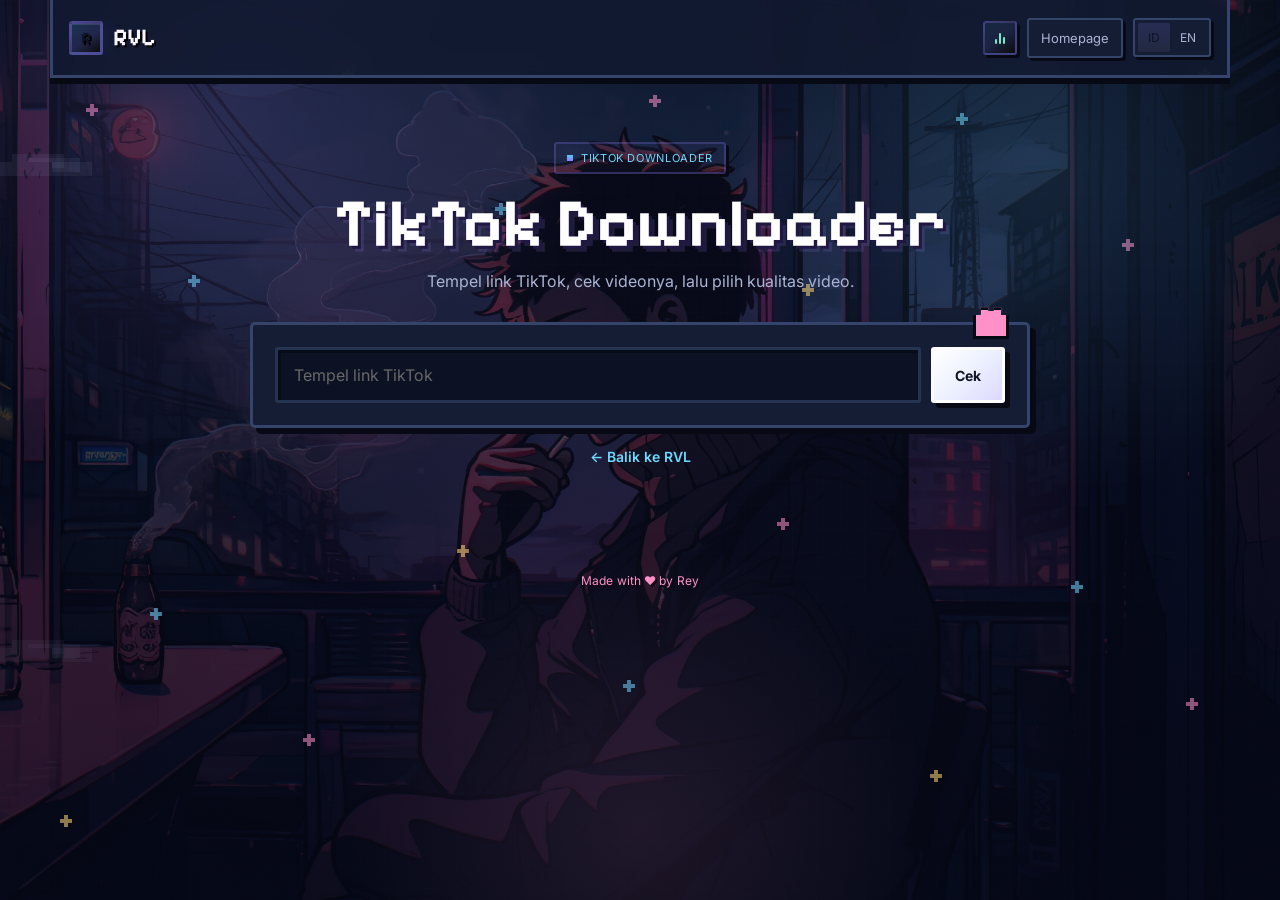
<file: tiktok-downloader/index.html>
<!doctype html>
<html lang="id">
<head>
  <meta charset="utf-8">
  <meta name="viewport" content="width=device-width,initial-scale=1">
  <meta name="theme-color" content="#0b1020">
  <meta name="description" content="TikTok Downloader — RVL.">
  <title>TikTok Downloader — RVL</title>
  <link rel="stylesheet" href="../assets/styles.css">
  <script defer src="../assets/common.js?v=20260918bgm1"></script>
  <script defer src="../assets/ambient.js?v=1"></script>
  <script defer src="../assets/pixel.js?v=5"></script>
  <script defer src="../assets/api-railway.js?v=3"></script>
  <script defer src="../assets/shorts-layout.js?v=1"></script>
  <script defer src="../assets/router.js?v=14"></script>
  <script defer src="../assets/downloader.js?v=13"></script>
  <script defer src="../assets/nav-ui.js?v=5"></script>
</head>
<body data-platform="tiktok">
  <div class="shell">
    <nav class="nav"><a class="brand" href="../"><span class="brand-mark"></span><span>RVL</span></a><div class="nav-right"><a class="nav-link" href="../" data-i18n="home">Homepage</a><div class="lang"><button type="button" data-lang="id">ID</button><button type="button" data-lang="en">EN</button></div></div></nav>
    <main class="downloader-page"><div class="downloader-wrap"><div class="downloader-head"><span class="eyebrow"><i class="eyebrow-dot"></i>TIKTOK DOWNLOADER</span><h1>TikTok Downloader</h1><p id="page-sub">Tempel link TikTok, cek videonya, lalu pilih kualitas video.</p></div><div class="download-card"><div class="download-input-wrap"><input id="media-url" class="download-input" type="url" inputmode="url" autocomplete="off" placeholder="Tempel link TikTok" aria-label="TikTok URL"><button id="inspect-btn" class="btn primary large" type="button">Cek</button></div><div id="download-status" class="download-status-text"></div><div id="media-card" class="media-card"><img id="media-thumb" class="media-thumb" alt=""><div class="media-info"><div id="media-title" class="media-title">—</div><div id="media-meta" class="media-meta"></div><div class="media-actions"><select id="quality" class="quality-select" disabled aria-label="Kualitas"></select><button id="download-btn" class="btn primary" type="button" disabled>Download</button></div></div></div></div><div class="back-row"><a class="text-link" href="../">← <span data-i18n="back">Balik ke RVL</span></a></div></div></main>
  </div>
</body>
</html>
</file>
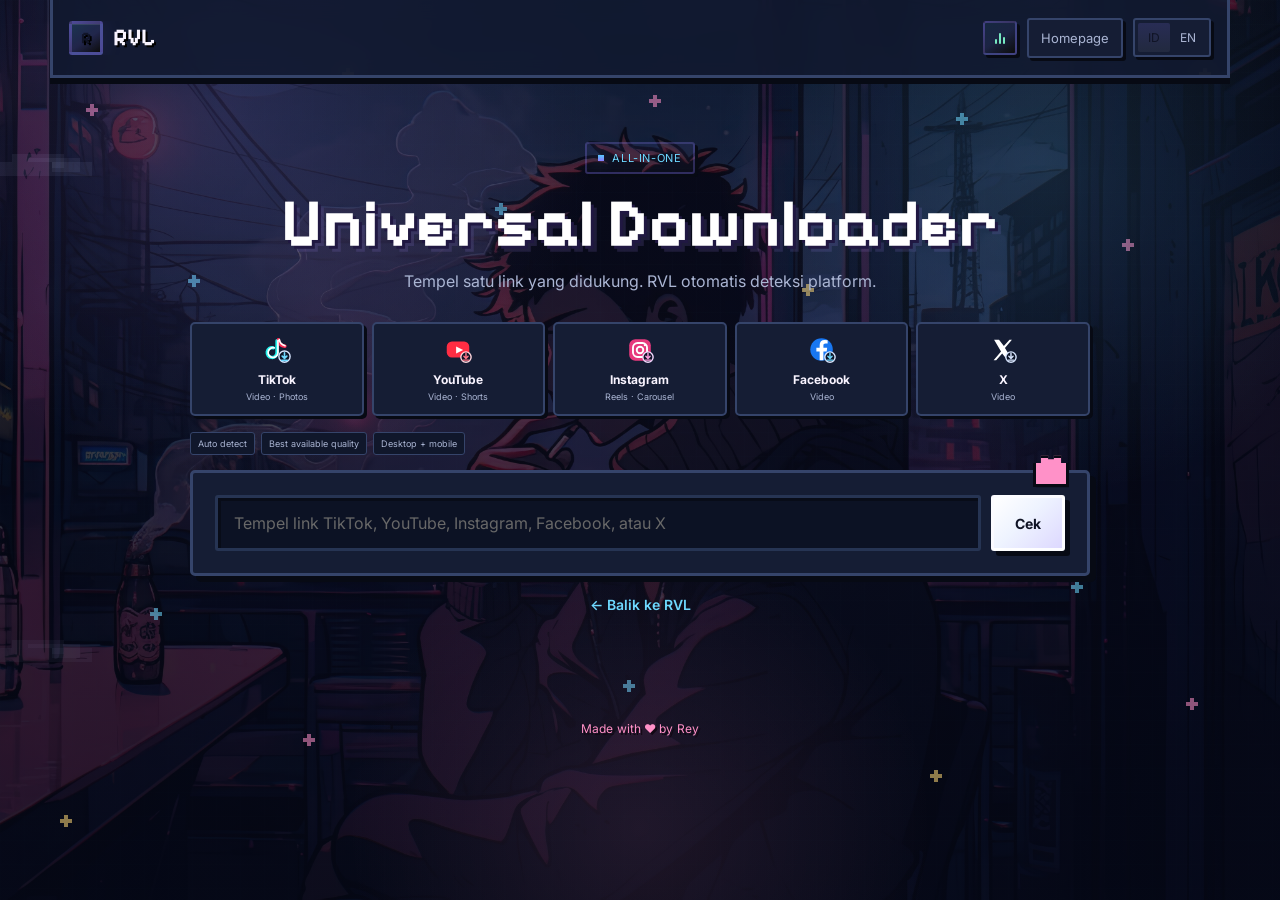
<file: universal-downloader/index.html>
<!doctype html>
<html lang="id"><head><meta charset="utf-8"><meta name="viewport" content="width=device-width,initial-scale=1"><meta name="theme-color" content="#0b1020"><meta name="description" content="Universal Downloader — RVL."><title>Universal Downloader — RVL</title><link rel="stylesheet" href="../assets/styles.css"><script defer src="../assets/common.js?v=20260918bgm1"></script><script defer src="../assets/ambient.js?v=1"></script><script defer src="../assets/pixel.js?v=5"></script><script defer src="../assets/api-railway.js?v=6"></script><script defer src="../assets/router.js?v=14"></script><script defer src="../assets/universal-downloader.js?v=4"></script><script defer src="../assets/nav-ui.js?v=5"></script></head>
<body data-platform="universal"><div class="shell"><nav class="nav"><a class="brand" href="../"><span class="brand-mark"></span><span>RVL</span></a><div class="nav-right"><a class="nav-link" href="../" data-i18n="home">Homepage</a><div class="lang"><button type="button" data-lang="id">ID</button><button type="button" data-lang="en">EN</button></div></div></nav>
<main class="downloader-page"><div class="downloader-wrap universal-wrap"><div class="downloader-head"><span class="eyebrow"><i class="eyebrow-dot"></i>ALL-IN-ONE</span><h1>Universal Downloader</h1><p id="page-sub">Tempel satu link yang didukung. RVL otomatis deteksi platform.</p></div>
<div class="universal-support">
<div class="universal-platform" data-platform="tiktok"><img src="../assets/icons/tiktok-download.svg?v=2" alt=""><b>TikTok</b><span>Video · Photos</span></div>
<div class="universal-platform" data-platform="youtube"><img src="../assets/icons/youtube-video.svg?v=2" alt=""><b>YouTube</b><span>Video · Shorts</span></div>
<div class="universal-platform" data-platform="instagram"><img src="../assets/icons/instagram.svg?v=2" alt=""><b>Instagram</b><span>Reels · Carousel</span></div>
<div class="universal-platform" data-platform="facebook"><img src="../assets/icons/facebook.svg?v=2" alt=""><b>Facebook</b><span>Video</span></div>
<div class="universal-platform" data-platform="x"><img src="../assets/icons/x.svg?v=2" alt=""><b>X</b><span>Video</span></div>
</div>
<div class="universal-note"><span>Auto detect</span><span>Best available quality</span><span>Desktop + mobile</span></div>
<div class="download-card"><div class="download-input-wrap"><input id="media-url" class="download-input" type="url" inputmode="url" autocomplete="off" placeholder="Tempel link"><button id="inspect-btn" class="btn primary large" type="button">Cek</button></div><span id="detected-platform" class="detected-platform"></span><div id="download-status" class="download-status-text"></div><div id="media-card" class="media-card"><img id="media-thumb" class="media-thumb" alt=""><div class="media-info"><div id="media-title" class="media-title">—</div><div id="media-meta" class="media-meta"></div><div class="media-actions"><select id="quality" class="quality-select" disabled aria-label="Kualitas"></select><button id="download-btn" class="btn primary" type="button" disabled>Download</button></div></div></div></div><div class="back-row"><a class="text-link" href="../">← <span data-i18n="back">Balik ke RVL</span></a></div></div></main></div></body></html>
</file>
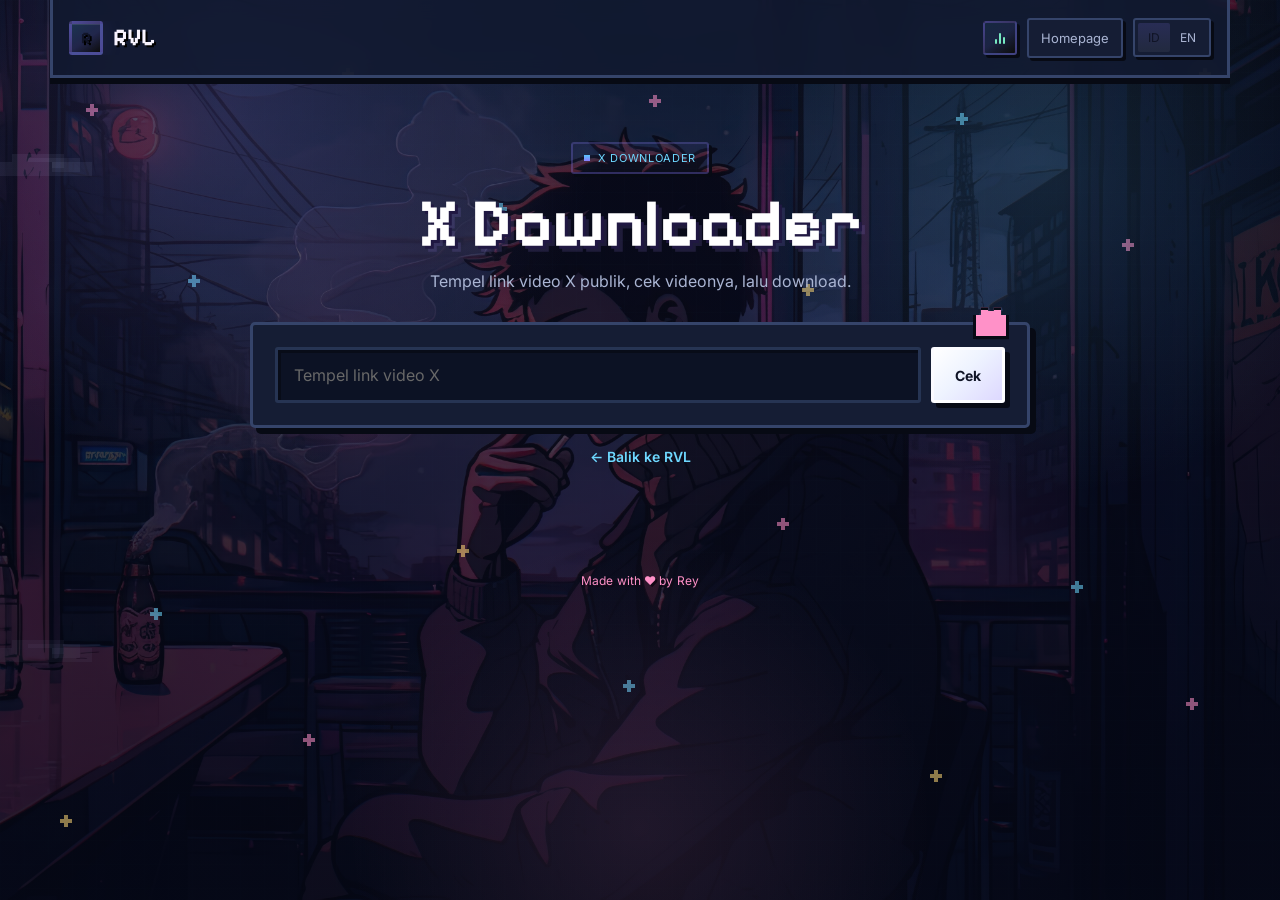
<file: x-downloader/index.html>
<!doctype html>
<html lang="id">
<head>
  <meta charset="utf-8">
  <meta name="viewport" content="width=device-width,initial-scale=1">
  <meta name="theme-color" content="#0b1020">
  <meta name="description" content="X Video Downloader — RVL.">
  <title>X Downloader — RVL</title>
  <link rel="stylesheet" href="../assets/styles.css">
  <script defer src="../assets/common.js?v=20260918bgm1"></script>
  <script defer src="../assets/ambient.js?v=1"></script>
  <script defer src="../assets/pixel.js?v=5"></script>
  <script defer src="../assets/shorts-layout.js?v=1"></script>
  <script defer src="../assets/router.js?v=14"></script>
  <script defer src="../assets/social-downloader.js?v=1"></script>
  <script defer src="../assets/nav-ui.js?v=5"></script>
</head>
<body data-platform="x">
  <div class="shell">
    <nav class="nav"><a class="brand" href="../"><span class="brand-mark"></span><span>RVL</span></a><div class="nav-right"><a class="nav-link" href="../" data-i18n="home">Homepage</a><div class="lang"><button type="button" data-lang="id">ID</button><button type="button" data-lang="en">EN</button></div></div></nav>
    <main class="downloader-page"><div class="downloader-wrap"><div class="downloader-head"><span class="eyebrow"><i class="eyebrow-dot"></i>X DOWNLOADER</span><h1>X Downloader</h1><p id="page-sub">Tempel link video X publik, cek videonya, lalu download.</p></div><div class="download-card"><div class="download-input-wrap"><input id="media-url" class="download-input" type="url" inputmode="url" autocomplete="off" placeholder="Tempel link video X" aria-label="X URL"><button id="inspect-btn" class="btn primary large" type="button">Cek</button></div><div id="download-status" class="download-status-text"></div><div id="media-card" class="media-card"><img id="media-thumb" class="media-thumb" alt=""><div class="media-info"><div id="media-title" class="media-title">—</div><div id="media-meta" class="media-meta"></div><div class="media-actions"><select id="quality" class="quality-select" disabled aria-label="Kualitas"></select><button id="download-btn" class="btn primary" type="button" disabled>Download</button></div></div></div></div><div class="back-row"><a class="text-link" href="../">← <span data-i18n="back">Balik ke RVL</span></a></div></div></main>
  </div>
</body>
</html>
</file>
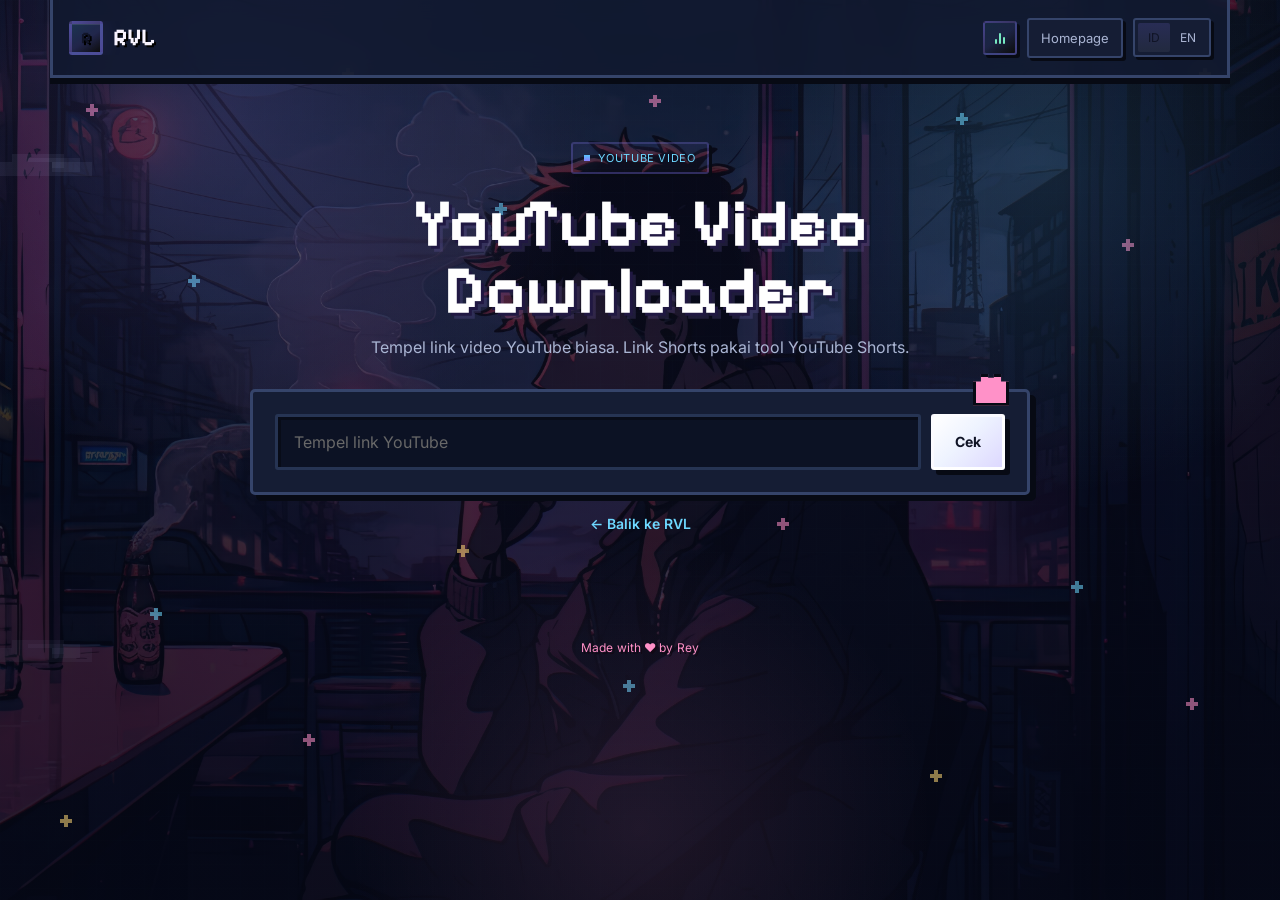
<file: youtube-downloader/index.html>
<!doctype html>
<html lang="id">
<head>
  <meta charset="utf-8"><meta name="viewport" content="width=device-width,initial-scale=1"><meta name="theme-color" content="#0b1020"><meta name="description" content="YouTube Video Downloader — RVL."><title>YouTube Video Downloader — RVL</title>
  <link rel="stylesheet" href="../assets/styles.css">
  <script defer src="../assets/common.js?v=20260918bgm1"></script><script defer src="../assets/ambient.js?v=1"></script><script defer src="../assets/pixel.js?v=5"></script><script defer src="../assets/api-railway.js?v=6"></script><script defer src="../assets/shorts-layout.js?v=1"></script><script defer src="../assets/router.js?v=14"></script><script defer src="../assets/downloader.js?v=14"></script><script defer src="../assets/nav-ui.js?v=5"></script>
</head>
<body data-platform="youtube"><div class="shell"><nav class="nav"><a class="brand" href="../"><span class="brand-mark"></span><span>RVL</span></a><div class="nav-right"><a class="nav-link" href="../" data-i18n="home">Homepage</a><div class="lang"><button type="button" data-lang="id">ID</button><button type="button" data-lang="en">EN</button></div></div></nav><main class="downloader-page"><div class="downloader-wrap"><div class="downloader-head"><span class="eyebrow"><i class="eyebrow-dot"></i>YOUTUBE VIDEO</span><h1>YouTube Video Downloader</h1><p id="page-sub">Tempel link video YouTube biasa. Link Shorts pakai tool YouTube Shorts.</p></div><div class="download-card"><div class="download-input-wrap"><input id="media-url" class="download-input" type="url" inputmode="url" autocomplete="off" placeholder="Tempel link YouTube" aria-label="YouTube URL"><button id="inspect-btn" class="btn primary large" type="button">Cek</button></div><div id="download-status" class="download-status-text"></div><div id="media-card" class="media-card"><img id="media-thumb" class="media-thumb" alt="Media thumbnail"><div class="media-info"><div id="media-title" class="media-title">—</div><div id="media-meta" class="media-meta"></div><div class="media-actions"><select id="quality" class="quality-select" disabled aria-label="Kualitas"></select><button id="download-btn" class="btn primary" type="button" disabled>Download</button></div></div></div></div><div class="back-row"><a class="text-link" href="../">← <span data-i18n="back">Balik ke RVL</span></a></div></div></main></div></body></html>
</file>
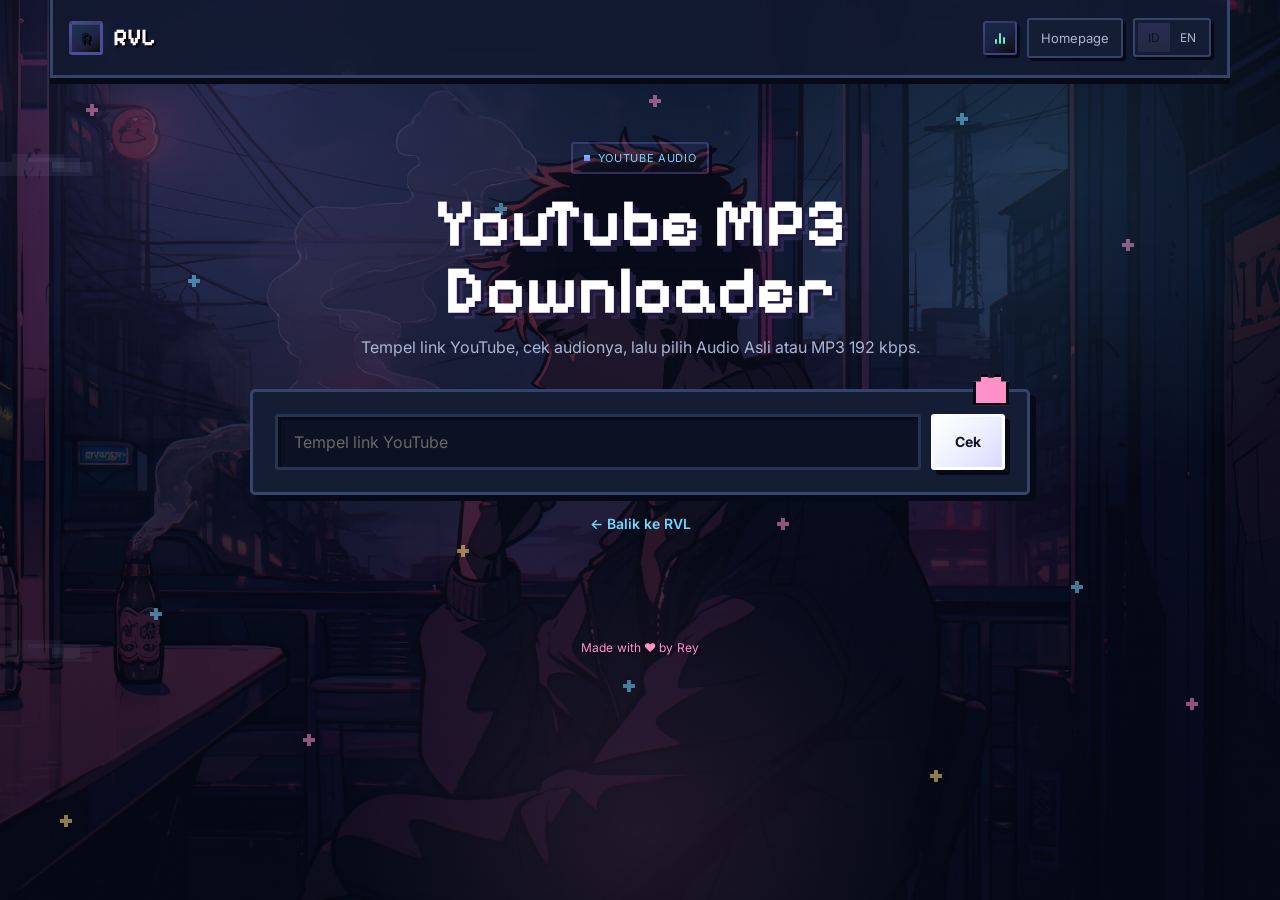
<file: youtube-mp3/index.html>
<!doctype html>
<html lang="id">
<head>
  <meta charset="utf-8"><meta name="viewport" content="width=device-width,initial-scale=1"><meta name="theme-color" content="#0b1020"><meta name="description" content="YouTube MP3 Downloader — RVL."><title>YouTube MP3 Downloader — RVL</title>
  <link rel="stylesheet" href="../assets/styles.css">
  <script defer src="../assets/common.js?v=20260918bgm1"></script><script defer src="../assets/ambient.js?v=1"></script><script defer src="../assets/pixel.js?v=5"></script><script defer src="../assets/api-railway.js?v=6"></script><script defer src="../assets/shorts-layout.js?v=1"></script><script defer src="../assets/router.js?v=14"></script><script defer src="../assets/mp3.js?v=15"></script><script defer src="../assets/nav-ui.js?v=5"></script>
</head>
<body data-platform="youtube-mp3"><div class="shell"><nav class="nav"><a class="brand" href="../"><span class="brand-mark"></span><span>RVL</span></a><div class="nav-right"><a class="nav-link" href="../" data-i18n="home">Homepage</a><div class="lang"><button type="button" data-lang="id">ID</button><button type="button" data-lang="en">EN</button></div></div></nav><main class="downloader-page"><div class="downloader-wrap"><div class="downloader-head"><span class="eyebrow"><i class="eyebrow-dot"></i>YOUTUBE AUDIO</span><h1>YouTube MP3 Downloader</h1><p id="page-sub">Tempel link YouTube, cek audionya, lalu pilih Audio Asli atau MP3 192 kbps.</p></div><div class="download-card"><div class="download-input-wrap"><input id="media-url" class="download-input" type="url" inputmode="url" autocomplete="off" placeholder="Tempel link YouTube" aria-label="YouTube URL"><button id="inspect-btn" class="btn primary large" type="button">Cek</button></div><div id="download-status" class="download-status-text"></div><div id="media-card" class="media-card"><img id="media-thumb" class="media-thumb" alt="Media thumbnail"><div class="media-info"><div id="media-title" class="media-title">—</div><div id="media-meta" class="media-meta"></div><div class="media-actions"><select id="audio-mode" class="audio-mode" aria-label="Format audio"><option value="fast">Audio Asli</option><option value="mp3" selected>MP3 · 192 kbps</option></select><button id="download-btn" class="btn primary" type="button" disabled>Download MP3</button></div></div></div></div><div class="back-row"><a class="text-link" href="../">← <span data-i18n="back">Balik ke RVL</span></a></div></div></main></div></body></html>
</file>
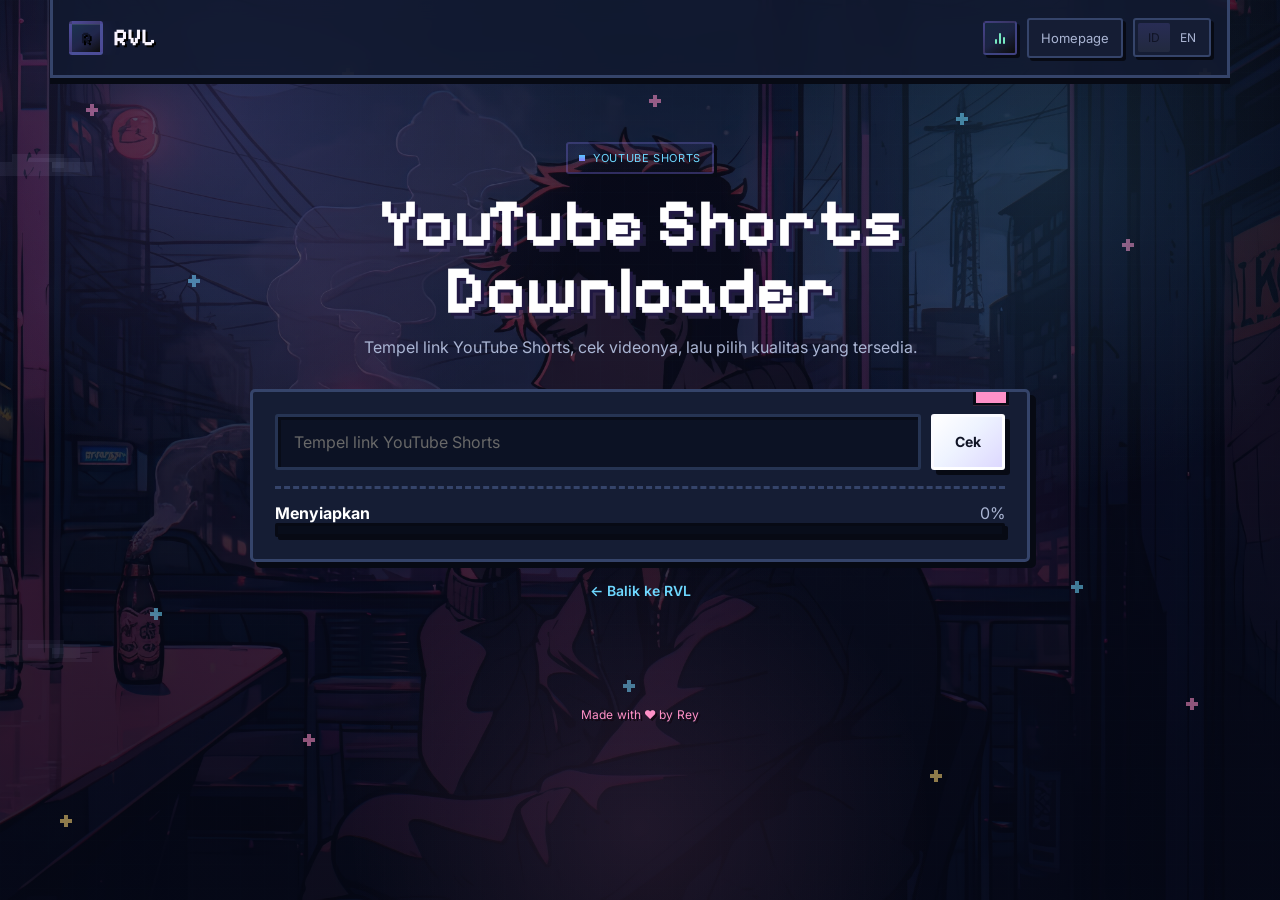
<file: youtube-shorts/index.html>
<!doctype html>
<html lang="id"><head><meta charset="utf-8"><meta name="viewport" content="width=device-width,initial-scale=1"><meta name="theme-color" content="#0b1020"><meta name="description" content="YouTube Shorts Downloader — RVL."><title>YouTube Shorts Downloader — RVL</title><link rel="stylesheet" href="../assets/styles.css"><style>body[data-platform="youtube-shorts"] #media-card:not(.show){display:none!important}body[data-platform="youtube-shorts"] #media-thumb:not(.ready){visibility:hidden!important}</style><script defer src="../assets/common.js?v=20260918bgm1"></script><script defer src="../assets/ambient.js?v=1"></script><script defer src="../assets/pixel.js?v=5"></script><script defer src="../assets/api-railway.js?v=6"></script><script defer src="../assets/shorts-layout.js?v=1"></script><script defer src="../assets/router.js?v=14"></script><script defer src="../assets/shorts.js?v=7"></script><script defer src="../assets/nav-ui.js?v=5"></script></head>
<body data-platform="youtube-shorts"><div class="shell"><nav class="nav"><a class="brand" href="../"><span class="brand-mark"></span><span>RVL</span></a><div class="nav-right"><a class="nav-link" href="../" data-i18n="home">Homepage</a><div class="lang"><button type="button" data-lang="id">ID</button><button type="button" data-lang="en">EN</button></div></div></nav><main class="downloader-page"><div class="downloader-wrap"><div class="downloader-head"><span class="eyebrow"><i class="eyebrow-dot"></i>YOUTUBE SHORTS</span><h1>YouTube Shorts Downloader</h1><p id="page-sub">Tempel link YouTube Shorts, cek videonya, lalu pilih kualitas yang tersedia.</p></div><div class="download-card"><div class="download-input-wrap"><input id="media-url" class="download-input" type="url" inputmode="url" autocomplete="off" placeholder="Tempel link YouTube Shorts" aria-label="YouTube Shorts URL"><button id="inspect-btn" class="btn primary large" type="button">Cek</button></div><div id="download-status" class="download-status-text"></div><div id="media-card" class="media-card"><img id="media-thumb" class="media-thumb" alt="Short thumbnail"><div class="media-info"><div id="media-title" class="media-title">—</div><div id="media-meta" class="media-meta"></div><div class="media-actions"><select id="quality" class="quality-select" disabled aria-label="Kualitas Shorts"></select><button id="download-btn" class="btn primary" type="button" disabled>Download</button></div></div></div></div><div class="back-row"><a class="text-link" href="../">← <span data-i18n="back">Balik ke RVL</span></a></div></div></main></div></body></html>
</file>
<file: assets/styles.css>
:root{
  --bg:#090909;--surface:#111;--surface-2:#161616;--surface-3:#1d1d1d;
  --line:#272727;--line-strong:#3a3a3a;--text:#f5f5f5;--muted:#9a9a9a;--soft:#6f6f6f;
  --accent:#f1f1f1;--success:#b8f3c5;--danger:#ff9d9d;--radius:22px;--radius-sm:14px;--max:1160px;
}
*{box-sizing:border-box}html{scroll-behavior:smooth}body{margin:0;background:var(--bg);color:var(--text);font-family:Inter,ui-sans-serif,-apple-system,BlinkMacSystemFont,"Segoe UI",sans-serif;min-height:100vh;-webkit-font-smoothing:antialiased}body:before{content:"";position:fixed;inset:0;pointer-events:none;background:radial-gradient(650px 360px at 50% -120px,rgba(255,255,255,.055),transparent 72%);z-index:-1}a{color:inherit;text-decoration:none}button,input{font:inherit}button{color:inherit}.shell{width:min(calc(100% - 32px),var(--max));margin:0 auto}
.nav{height:76px;display:flex;align-items:center;justify-content:space-between;border-bottom:1px solid rgba(255,255,255,.065)}.brand{display:flex;gap:10px;align-items:center;font-weight:760;letter-spacing:-.04em;font-size:21px}.brand-mark{width:29px;height:29px;border:1px solid #414141;border-radius:9px;background:linear-gradient(145deg,#222,#0d0d0d);box-shadow:inset 0 1px 0 rgba(255,255,255,.08);display:grid;place-items:center}.brand-mark:after{content:"R";font-size:13px;letter-spacing:0}.nav-right{display:flex;align-items:center;gap:10px}.nav-link{font-size:13px;color:var(--muted);padding:10px 12px;border-radius:10px}.nav-link:hover{color:#fff;background:#151515}.lang{display:flex;border:1px solid var(--line);border-radius:999px;padding:3px;background:#0e0e0e}.lang button{border:0;background:transparent;padding:7px 10px;border-radius:999px;color:var(--soft);font-size:12px;cursor:pointer}.lang button.active{background:#242424;color:#fff}
.hero{padding:108px 0 72px;text-align:center}.eyebrow{display:inline-flex;align-items:center;gap:8px;padding:7px 11px;border:1px solid var(--line);border-radius:999px;color:#b8b8b8;background:#0e0e0e;font-size:11px;letter-spacing:.06em}.eyebrow-dot{width:6px;height:6px;border-radius:50%;background:#c8c8c8;box-shadow:0 0 14px rgba(255,255,255,.35)}h1{font-size:clamp(46px,8vw,84px);line-height:.98;letter-spacing:-.07em;margin:24px auto 18px;max-width:900px;font-weight:790}.hero p{font-size:clamp(16px,2.2vw,19px);line-height:1.6;color:var(--muted);max-width:600px;margin:0 auto}.hero-actions{display:flex;gap:10px;justify-content:center;margin-top:30px;flex-wrap:wrap}
.btn{appearance:none;border:1px solid var(--line);border-radius:13px;background:#141414;padding:13px 17px;display:inline-flex;align-items:center;justify-content:center;gap:9px;font-weight:680;font-size:14px;cursor:pointer;transition:.18s ease}.btn:hover{transform:translateY(-1px);border-color:#444;background:#191919}.btn.primary{background:#f0f0f0;color:#090909;border-color:#f0f0f0}.btn.primary:hover{background:#fff}.btn.large{padding:15px 21px;border-radius:15px}.btn:disabled{opacity:.42;cursor:not-allowed;transform:none}
.section{padding:28px 0 92px}.section-head{display:flex;justify-content:space-between;align-items:end;gap:20px;margin-bottom:22px}.section-head h2{font-size:31px;letter-spacing:-.045em;margin:6px 0 0}.section-head p{color:var(--muted);margin:8px 0 0;max-width:580px;line-height:1.55}.small-label{font-size:10px;letter-spacing:.13em;text-transform:uppercase;color:var(--soft)}
.tool-grid{display:grid;grid-template-columns:repeat(3,1fr);gap:14px}.tool-card{min-height:270px;background:linear-gradient(180deg,#131313,#0e0e0e);border:1px solid var(--line);border-radius:var(--radius);padding:22px;position:relative;overflow:hidden;display:flex;flex-direction:column;transition:.22s ease}.tool-card:hover{transform:translateY(-3px);border-color:#404040}.tool-card.featured{background:linear-gradient(180deg,#161616,#0e0e0e)}.tool-card:after{content:"";position:absolute;width:190px;height:190px;border-radius:50%;background:rgba(255,255,255,.035);right:-105px;top:-105px}.tool-card-top{display:flex;align-items:center;justify-content:space-between;gap:12px}.tool-icon{width:46px;height:46px;border:1px solid #333;background:#191919;border-radius:14px;display:grid;place-items:center;font-size:19px}.tool-card h3{font-size:22px;margin:30px 0 8px;letter-spacing:-.035em}.tool-card p{color:var(--muted);line-height:1.55;margin:0 0 24px;font-size:14px;max-width:28ch}.tool-bottom{display:flex;align-items:center;justify-content:space-between;margin-top:auto;color:#cfcfcf;font-size:13px}.status-pill{border:1px solid var(--line);border-radius:999px;padding:6px 9px;color:var(--muted);font-size:10px;letter-spacing:.04em}.status-pill.live{color:var(--success);border-color:#294b34;background:#102017}.arrow{font-size:18px}
.features{display:grid;grid-template-columns:repeat(3,1fr);gap:12px;margin-top:14px}.feature{padding:18px 20px;border:1px solid var(--line);border-radius:18px;background:#0d0d0d}.feature b{font-size:14px}.feature p{margin:7px 0 0;color:var(--muted);font-size:13px;line-height:1.5}.footer{border-top:1px solid rgba(255,255,255,.07);padding:25px 0 36px;color:var(--soft);font-size:12px;display:flex;justify-content:space-between;gap:20px}
.page-hero{padding:62px 0 24px}.breadcrumbs{font-size:12px;color:var(--soft);display:flex;gap:8px;align-items:center}.breadcrumbs a:hover{color:#fff}.page-title{font-size:clamp(40px,6vw,64px);letter-spacing:-.06em;margin:15px 0 11px;line-height:1}.page-sub{max-width:660px;color:var(--muted);line-height:1.6;margin:0;font-size:15px}
.studio{display:grid;grid-template-columns:minmax(0,1.08fr) minmax(320px,.92fr);gap:16px;padding:20px 0 80px}.panel{border:1px solid var(--line);border-radius:var(--radius);background:#0e0e0e;overflow:hidden}.panel-body{padding:21px}.panel-head{padding:17px 21px;border-bottom:1px solid var(--line);display:flex;align-items:center;justify-content:space-between;gap:15px}.panel-head b{font-size:14px}.panel-head span{font-size:10px;color:var(--soft);letter-spacing:.06em}.panel-head-actions{display:flex;align-items:center;gap:8px}
.dropzone{border:1px dashed #3a3a3a;border-radius:18px;min-height:220px;display:flex;flex-direction:column;align-items:center;justify-content:center;text-align:center;padding:28px;cursor:pointer;background:#0b0b0b;transition:.18s}.dropzone:hover,.dropzone.drag{border-color:#626262;background:#111}.drop-icon{width:50px;height:50px;border-radius:15px;background:#171717;border:1px solid #303030;display:grid;place-items:center;margin-bottom:16px;font-size:21px}.dropzone b{font-size:16px}.dropzone p{color:var(--muted);font-size:12px;margin:7px 0 0}.file-meta{display:none;margin-top:12px;padding:13px;border:1px solid var(--line);border-radius:14px;background:#111}.file-meta.show{display:grid;grid-template-columns:1fr auto;gap:10px}.file-name{font-size:13px;font-weight:650;white-space:nowrap;overflow:hidden;text-overflow:ellipsis}.file-info{font-size:11px;color:var(--muted);margin-top:4px}.clear-file{background:none;border:0;color:var(--muted);cursor:pointer;padding:4px}.clear-file:hover{color:#fff}
.control-row{display:grid;grid-template-columns:1fr 1fr;gap:12px;margin-top:18px}.control-block .control-label{margin-top:0}.control-label{display:block;font-size:11px;color:#bcbcbc;margin:20px 0 8px}.control-hint{display:block;font-size:10px;color:var(--soft);margin-top:6px}.segmented{display:grid;grid-template-columns:1fr 1fr;gap:4px;border:1px solid var(--line);padding:4px;border-radius:13px;background:#0a0a0a}.segmented button{border:0;border-radius:9px;background:transparent;color:var(--muted);padding:9px;cursor:pointer;font-size:12px}.segmented button.active{background:#1d1d1d;color:#fff}.segmented button:disabled{opacity:.38;cursor:not-allowed}
.mode-list{display:grid;grid-template-columns:repeat(3,1fr);gap:8px}.mode{position:relative;border:1px solid var(--line);border-radius:16px;padding:14px;cursor:pointer;background:#101010;transition:.18s;min-height:145px}.mode:hover{border-color:#3d3d3d}.mode.active{border-color:#626262;background:#161616;box-shadow:inset 0 0 0 1px rgba(255,255,255,.025)}.mode-top{display:flex;justify-content:space-between;gap:8px;align-items:flex-start}.mode-name{font-weight:720;font-size:13px}.mode-badge{font-size:9px;padding:4px 6px;border:1px solid #333;border-radius:999px;color:#aaa;white-space:nowrap}.mode p{font-size:11px;color:var(--muted);line-height:1.45;margin:9px 0 0;padding-right:16px}.mode-check{width:15px;height:15px;border:1px solid #444;border-radius:50%;position:absolute;right:13px;bottom:13px}.mode.active .mode-check{border:5px solid #e9e9e9}
.privacy-note{display:flex;gap:9px;margin-top:14px;color:var(--muted);font-size:11px;line-height:1.5}.privacy-note span:first-child{color:#c7c7c7}.action-zone{margin-top:16px}.action-zone>.btn{width:100%}.progress-wrap{display:none;margin-top:13px}.progress-wrap.show{display:block}.progress-bar{height:6px;border-radius:999px;background:#1c1c1c;overflow:hidden}.progress-fill{height:100%;width:0;background:#e9e9e9;transition:width .18s}.progress-row{display:flex;justify-content:space-between;margin-top:7px;color:var(--muted);font-size:10px}.result{display:none;margin-top:13px;padding:14px;border:1px solid #2c4634;border-radius:15px;background:#0d1710}.result.show{display:block}.result-title{font-size:13px;color:var(--success);font-weight:720}.result-meta{font-size:11px;color:#8ba793;margin-top:4px;line-height:1.45}.result .btn{margin-top:11px;width:100%}.notice{margin-top:13px;border-top:1px solid var(--line);padding-top:13px;color:var(--soft);font-size:10px;line-height:1.55}
.preview{aspect-ratio:9/16;max-height:565px;background:#060606;border:1px solid var(--line);border-radius:18px;overflow:hidden;position:relative;margin:auto;display:grid;place-items:center}.preview video{width:100%;height:100%;object-fit:contain;display:none}.preview video.show{display:block}.empty-preview{text-align:center;color:var(--soft);padding:28px;font-size:12px}.empty-preview .big{font-size:27px;margin-bottom:9px}.safe-guides{position:absolute;inset:5%;pointer-events:none;display:none}.safe-guides.show{display:block}.safe-guides:before{content:"";position:absolute;inset:9% 6% 19% 6%;border:1px dashed rgba(255,255,255,.22);border-radius:8px}.preview-toolbar{display:flex;justify-content:space-between;align-items:center;margin-top:12px;gap:10px}.preview-source{display:flex;align-items:center;gap:7px}.mini-segmented{display:flex;border:1px solid var(--line);padding:3px;border-radius:10px;background:#0a0a0a}.mini-segmented button{border:0;background:transparent;color:var(--soft);padding:6px 8px;border-radius:7px;font-size:10px;cursor:pointer}.mini-segmented button.active{background:#202020;color:#fff}.mini-segmented button:disabled{opacity:.35;cursor:not-allowed}.toggle{display:flex;align-items:center;gap:7px;color:var(--muted);font-size:10px}.switch{width:34px;height:20px;border:1px solid #333;border-radius:999px;background:#141414;padding:2px;cursor:pointer}.switch i{display:block;width:14px;height:14px;background:#666;border-radius:50%;transition:.18s}.switch.on i{transform:translateX(14px);background:#eee}.specs{display:grid;grid-template-columns:1fr 1fr;gap:8px;margin-top:14px}.spec{border:1px solid var(--line);border-radius:13px;padding:11px;background:#101010}.spec span{display:block;color:var(--soft);font-size:9px;text-transform:uppercase;letter-spacing:.08em}.spec b{display:block;margin-top:6px;font-size:12px;font-weight:650}
.downloader-page{padding:64px 0 88px}.downloader-wrap{max-width:780px;margin:0 auto}.downloader-head{text-align:center;margin-bottom:28px}.downloader-head .eyebrow{margin-bottom:16px}.downloader-head h1{font-size:clamp(42px,7vw,68px);margin:0 0 12px}.downloader-head p{color:var(--muted);margin:0 auto;max-width:560px;line-height:1.6}.download-card{border:1px solid var(--line);border-radius:24px;background:linear-gradient(180deg,#121212,#0d0d0d);padding:20px;box-shadow:0 24px 70px rgba(0,0,0,.18)}.download-input-wrap{display:grid;grid-template-columns:1fr auto;gap:10px}.download-input{width:100%;border:1px solid #303030;background:#0a0a0a;color:#fff;border-radius:14px;padding:15px 16px;outline:none}.download-input::placeholder{color:#686868}.download-input:disabled{opacity:1}.download-status{display:flex;align-items:center;justify-content:space-between;gap:14px;margin-top:14px;padding-top:14px;border-top:1px solid var(--line);font-size:11px;color:var(--soft)}.download-status strong{color:#bbb;font-weight:600}.back-row{display:flex;justify-content:center;margin-top:18px}.text-link{font-size:12px;color:var(--muted)}.text-link:hover{color:#fff}
.toast{position:fixed;left:50%;bottom:24px;transform:translate(-50%,20px);opacity:0;pointer-events:none;background:#eee;color:#111;border-radius:11px;padding:11px 14px;font-size:12px;font-weight:650;transition:.2s;z-index:50}.toast.show{opacity:1;transform:translate(-50%,0)}
@media(max-width:900px){.tool-grid,.features{grid-template-columns:1fr}.studio{grid-template-columns:1fr}.mode-list{grid-template-columns:1fr}.mode{min-height:0}.preview{max-height:520px}.hero{padding-top:80px}.section{padding-bottom:72px}}
@media(max-width:620px){.shell{width:min(calc(100% - 22px),var(--max))}.nav{height:68px}.nav-link{display:none}.brand{font-size:19px}.hero{padding:66px 0 48px}.hero-actions{flex-direction:column}.hero-actions .btn{width:100%}.section-head{align-items:start;flex-direction:column}.tool-card{min-height:220px}.panel-body{padding:15px}.panel-head{padding:14px 15px}.dropzone{min-height:190px}.page-hero{padding-top:44px}.footer{flex-direction:column}.control-row{grid-template-columns:1fr}.preview-toolbar{align-items:flex-start;flex-direction:column}.download-input-wrap{grid-template-columns:1fr}.download-input-wrap .btn{width:100%}.download-status{align-items:flex-start;flex-direction:column}.downloader-page{padding-top:48px}.tool-card h3{margin-top:24px}}
</file>
<file: assets/home.css>
.home-main{overflow:hidden}
.home-hero{padding:74px 0 66px}
.home-hero-grid{min-height:510px;display:grid;grid-template-columns:minmax(0,1.12fr) minmax(330px,.72fr);gap:70px;align-items:center}
.home-hero-copy{min-width:0}
.home-hero .eyebrow{margin:0}
.home-title{margin:24px 0 20px;max-width:760px;text-align:left;font-size:clamp(52px,5.8vw,76px);line-height:.98;letter-spacing:-.067em;font-weight:800}
.home-title-line{display:block}
.home-title-line:last-child{color:#bdbbc8}
.home-lead{max-width:620px;margin:0;color:#a09fa5;font-size:clamp(16px,1.65vw,19px);line-height:1.65}
.home-actions{display:flex;justify-content:flex-start;gap:10px;flex-wrap:wrap;margin-top:30px}
.home-actions .btn{min-height:50px}
.home-live-note{display:flex;align-items:center;gap:9px;margin-top:22px;color:#77777f;font-size:12px}
.home-live-note i{width:7px;height:7px;border-radius:50%;background:#72e6b3;box-shadow:0 0 12px rgba(114,230,179,.32)}

.home-quick{position:relative;border:1px solid rgba(255,255,255,.09);border-radius:24px;padding:10px;background:rgba(12,12,14,.82);box-shadow:0 26px 80px rgba(0,0,0,.28),inset 0 1px 0 rgba(255,255,255,.025);overflow:hidden}
.home-quick:before{content:"";position:absolute;inset:0;pointer-events:none;background:linear-gradient(145deg,rgba(88,200,255,.035),transparent 38%,rgba(139,124,255,.045));opacity:.85}
.home-quick-head{position:relative;display:flex;align-items:center;justify-content:space-between;padding:11px 12px 15px;color:#77777f;font-size:10px;letter-spacing:.12em;text-transform:uppercase}
.home-quick-head span:last-child{color:#80dcb2;letter-spacing:.08em}
.home-quick-list{position:relative;display:grid;gap:7px}
.home-quick-row{display:grid;grid-template-columns:auto 1fr auto;align-items:center;gap:13px;min-height:72px;padding:12px 13px;border:1px solid rgba(255,255,255,.07);border-radius:17px;background:#101012;transition:transform .17s ease,border-color .17s ease,background .17s ease}
.home-quick-row:hover{transform:translateY(-1px);border-color:rgba(139,124,255,.27);background:#141416}
.home-quick-icon{width:42px;height:42px;border:1px solid rgba(255,255,255,.09);border-radius:13px;background:#18181b;display:grid;place-items:center;color:#d7d5e1;font-size:16px}
.home-quick-copy{min-width:0}
.home-quick-copy strong{display:block;font-size:14px;letter-spacing:-.015em}
.home-quick-copy span{display:block;margin-top:4px;color:#77777f;font-size:11px;white-space:nowrap;overflow:hidden;text-overflow:ellipsis}
.home-quick-arrow{color:#707078;font-size:17px;transition:transform .17s ease,color .17s ease}
.home-quick-row:hover .home-quick-arrow{transform:translate(2px,-2px);color:#fff}

.home-tools{padding:6px 0 84px}
.home-section-head{display:grid;grid-template-columns:minmax(0,1fr) minmax(280px,420px);gap:32px;align-items:end;padding-top:34px;border-top:1px solid rgba(255,255,255,.07);margin-bottom:22px}
.home-section-head h2{margin:7px 0 0;font-size:clamp(30px,3.4vw,42px);letter-spacing:-.05em;line-height:1.05}
.home-section-head p{margin:0;color:#88888f;font-size:14px;line-height:1.6;text-align:right}

.home-tool-grid{display:grid;grid-template-columns:repeat(2,minmax(0,1fr));gap:13px}
.home-tool-card{position:relative;min-height:270px;padding:22px;border:1px solid rgba(255,255,255,.085);border-radius:22px;background:#101012;display:flex;flex-direction:column;overflow:hidden;transition:transform .18s ease,border-color .18s ease,background .18s ease,box-shadow .18s ease}
.home-tool-card:before{content:"";position:absolute;width:190px;height:190px;border-radius:50%;top:-125px;right:-105px;background:rgba(139,124,255,.07);filter:blur(4px);pointer-events:none}
.home-tool-card:hover{transform:translateY(-3px);border-color:rgba(139,124,255,.3);background:#131316;box-shadow:0 20px 48px rgba(0,0,0,.22)}
.home-tool-card:nth-child(2):before{background:rgba(88,200,255,.055)}
.home-tool-card:nth-child(3):before{background:rgba(255,126,182,.05)}
.home-tool-card:nth-child(4):before{background:rgba(114,230,179,.05)}
.home-tool-card-top{position:relative;display:flex;justify-content:space-between;align-items:flex-start;gap:12px}
.home-tool-number{font-size:11px;color:#65656c;letter-spacing:.12em}
.home-tool-status{display:inline-flex;align-items:center;gap:6px;border:1px solid rgba(104,230,194,.2);border-radius:999px;padding:6px 8px;color:#a8e6ca;background:rgba(104,230,194,.045);font-size:9px;letter-spacing:.07em}
.home-tool-status:before{content:"";width:5px;height:5px;border-radius:50%;background:#68e6c2}
.home-tool-symbol{position:relative;width:48px;height:48px;margin-top:31px;border:1px solid rgba(255,255,255,.09);border-radius:15px;background:#17171a;display:grid;place-items:center;color:#d7d5e1;font-size:19px}
.home-tool-card h3{position:relative;margin:18px 0 7px;font-size:22px;letter-spacing:-.035em}
.home-tool-card p{position:relative;max-width:38ch;margin:0;color:#8e8e95;font-size:13px;line-height:1.55}
.home-tool-open{position:relative;margin-top:auto;padding-top:24px;display:flex;align-items:center;justify-content:space-between;color:#c8c7cc;font-size:12px}
.home-tool-open b{font-weight:600}
.home-tool-open span:last-child{font-size:17px;color:#74747c;transition:transform .18s ease,color .18s ease}
.home-tool-card:hover .home-tool-open span:last-child{transform:translate(2px,-2px);color:#fff}

.home-info-strip{display:grid;grid-template-columns:repeat(3,1fr);margin-top:13px;border:1px solid rgba(255,255,255,.075);border-radius:20px;background:#0d0d0f;overflow:hidden}
.home-info-item{padding:20px 21px;min-height:114px}
.home-info-item+ .home-info-item{border-left:1px solid rgba(255,255,255,.07)}
.home-info-item span{display:block;color:#65656c;font-size:9px;letter-spacing:.12em;text-transform:uppercase}
.home-info-item b{display:block;margin-top:10px;font-size:14px;letter-spacing:-.015em}
.home-info-item p{margin:6px 0 0;color:#7f7f86;font-size:12px;line-height:1.5}

@media(max-width:940px){
  .home-hero{padding-top:58px}
  .home-hero-grid{min-height:0;grid-template-columns:1fr;gap:42px}
  .home-title{max-width:720px}
  .home-quick{max-width:720px}
  .home-tool-grid{grid-template-columns:1fr}
  .home-tool-card{min-height:230px}
  .home-tool-symbol{margin-top:24px}
}
@media(max-width:700px){
  .home-hero{padding:48px 0 50px}
  .home-title{font-size:clamp(38px,10.8vw,52px);line-height:1.01;letter-spacing:-.058em;margin-top:20px}
  .home-lead{font-size:15px;line-height:1.6}
  .home-actions{flex-direction:column;margin-top:25px}
  .home-actions .btn{width:100%}
  .home-quick{border-radius:20px}
  .home-quick-head{padding:9px 9px 13px}
  .home-quick-row{min-height:68px;padding:10px 11px}
  .home-section-head{grid-template-columns:1fr;gap:12px;padding-top:28px}
  .home-section-head p{text-align:left}
  .home-tools{padding-bottom:58px}
  .home-info-strip{grid-template-columns:1fr}
  .home-info-item{min-height:0}
  .home-info-item+ .home-info-item{border-left:0;border-top:1px solid rgba(255,255,255,.07)}
}
@media(max-width:430px){
  .home-title{font-size:36px}
  .home-title-line{display:inline}
  .home-title-line:first-child:after{content:" "}
  .home-quick-copy span{max-width:190px}
  .home-tool-card{padding:19px}
}

.home-universal{position:relative;border:3px solid #35446a;border-radius:5px;padding:18px;background:rgba(15,22,42,.9);box-shadow:7px 7px 0 #070a14;overflow:hidden}
.home-universal:before{content:"";position:absolute;inset:0;pointer-events:none;background:linear-gradient(145deg,rgba(110,216,255,.05),transparent 35%,rgba(170,140,255,.08))}
.home-universal>*{position:relative}.home-universal-head{display:flex;align-items:flex-start;justify-content:space-between;gap:14px}.home-universal-head h2{margin:8px 0 0;font-size:24px;letter-spacing:-.035em}.home-universal-head>a{font-size:11px;color:#aa8cff}
.home-universal-sub{margin:14px 0 16px;color:#aab5d3;font-size:12px;line-height:1.5}.home-universal-platforms{display:grid;grid-template-columns:repeat(5,1fr);gap:7px}.home-universal-platforms>span{display:grid;place-items:center;gap:6px;min-width:0;padding:9px 4px;border:2px solid #2c3859;background:#10172b;box-shadow:2px 2px 0 #070a14}.home-universal-platforms img{width:27px;height:27px}.home-universal-platforms b{font-size:9px;white-space:nowrap}
.home-universal-types{display:flex;flex-wrap:wrap;gap:6px;margin:13px 0}.home-universal-types span{border:1px solid #35446a;background:#10172b;padding:5px 7px;border-radius:3px;color:#aab5d3;font-size:9px}.home-universal-input{display:grid;grid-template-columns:1fr auto;gap:8px}.home-universal-input input{min-width:0;border:3px solid #263453;background:#0c1224;color:#fff;padding:12px 13px;border-radius:3px;outline:none;box-shadow:inset 3px 3px 0 rgba(0,0,0,.25)}.home-universal-input input:focus{border-color:#6ed8ff}.home-universal-error{min-height:14px;margin-top:8px;color:#ff9d9d;font-size:10px}.home-universal-foot{display:flex;justify-content:space-between;gap:10px;margin-top:6px;color:#7885a6;font-size:9px}
@media(max-width:940px){.home-universal{max-width:720px}}
@media(max-width:700px){.home-universal-platforms{grid-template-columns:repeat(5,minmax(62px,1fr));overflow-x:auto;padding-bottom:3px}.home-universal-platforms>span{min-width:66px}.home-universal-input{grid-template-columns:1fr}.home-universal-input .btn{width:100%}.home-universal-foot{flex-direction:column;gap:4px}}
</file>
<file: assets/photo-enhance.css>
/* Photo Enhance — RVL HD Pure Enhance, Smoothing, & Upscale */
.rvl-ambient-vignette, .rvl-ambient-bg{display:none!important}
.pe-wrap{max-width:1120px;margin:0 auto;padding-bottom:50px}

/* Drop area */
.pe-drop-area{
  border:2px dashed rgba(255,255,255,.14);
  background:linear-gradient(180deg,rgba(19,23,37,.7),rgba(12,15,25,.88));
  backdrop-filter:blur(14px);
  border-radius:22px;
  padding:48px 24px;
  text-align:center;
  cursor:pointer;
  transition:all .22s ease;
  position:relative;
  overflow:hidden;
}
.pe-drop-area:hover,.pe-drop-area.drag{
  border-color:#aa8cff;
  background:linear-gradient(180deg,rgba(30,36,60,.85),rgba(18,22,40,.94));
  box-shadow:0 14px 40px rgba(170,140,255,.15);
  transform:translateY(-2px);
}
.pe-drop-icon{
  width:62px;
  height:62px;
  margin:0 auto 16px;
  border-radius:20px;
  background:linear-gradient(135deg,#283356,#171d34);
  border:1px solid rgba(255,255,255,.14);
  display:grid;
  place-items:center;
  font-size:28px;
  box-shadow:0 10px 28px rgba(0,0,0,.4);
}
.pe-drop-area b{display:block;font-size:18px;font-weight:750;color:#f3f4fa;letter-spacing:-.02em}
.pe-drop-area p{margin:8px 0 20px;color:#8f98b5;font-size:12.5px}

/* File meta bar */
.pe-file-bar{
  display:none;
  align-items:center;
  justify-content:space-between;
  gap:14px;
  margin-top:16px;
  padding:14px 20px;
  border:1px solid rgba(255,255,255,.1);
  border-radius:16px;
  background:#13182b;
  box-shadow:0 10px 24px rgba(0,0,0,.3);
}
.pe-file-bar.show{display:flex}
.pe-file-meta{display:flex;align-items:center;gap:12px;min-width:0}
.pe-file-name{
  font-size:13.5px;
  font-weight:650;
  color:#e4e9f7;
  white-space:nowrap;
  overflow:hidden;
  text-overflow:ellipsis;
  max-width:320px;
}
.pe-file-name:before{
  content:"";
  display:inline-block;
  width:8px;
  height:8px;
  border-radius:50%;
  background:#77e8c1;
  box-shadow:0 0 10px #77e8c1;
  margin-right:10px;
  vertical-align:middle;
}
.pe-dim-badge{
  font-size:11px;
  font-weight:700;
  padding:4px 9px;
  border-radius:8px;
  background:rgba(170,140,255,.12);
  color:#c7b3ff;
  border:1px solid rgba(170,140,255,.25);
  letter-spacing:.04em;
}
.pe-clear-btn{
  background:none;
  border:1px solid rgba(255,255,255,.14);
  border-radius:10px;
  color:#9aa5c4;
  cursor:pointer;
  padding:6px 12px;
  font-size:12px;
  font-weight:600;
  transition:.18s ease;
}
.pe-clear-btn:hover{color:#fff;border-color:#ff9d9d;background:rgba(255,157,157,.12)}

/* Studio Grid */
.pe-studio{
  display:grid;
  grid-template-columns:minmax(0,1.25fr) minmax(340px,.88fr);
  gap:22px;
  align-items:start;
  margin-top:20px;
}
.pe-studio[aria-hidden="true"]{display:none}

/* Canvas Compare Card */
.pe-canvas-card{
  border:1px solid rgba(255,255,255,.1);
  border-radius:24px;
  background:#0d1120;
  padding:16px;
  box-shadow:0 24px 60px rgba(0,0,0,.45);
}
.pe-compare-container{
  position:relative;
  width:100%;
  min-height:360px;
  max-height:600px;
  border-radius:18px;
  overflow:hidden;
  user-select:none;
  touch-action:none;
  cursor:ew-resize;
  background-image:
    linear-gradient(45deg,#15192b 25%,transparent 25%),
    linear-gradient(-45deg,#15192b 25%,transparent 25%),
    linear-gradient(45deg,transparent 75%,#15192b 75%),
    linear-gradient(-45deg,transparent 75%,#15192b 75%);
  background-size:20px 20px;
  background-position:0 0,0 10px,10px -10px,-10px 0px;
  background-color:#0b0e1b;
  display:grid;
  place-items:center;
  padding:10px;
}
.pe-compare-stage{
  position:relative;
  display:inline-block;
  line-height:0;
  max-width:100%;
  max-height:560px;
  border-radius:14px;
  overflow:hidden;
  box-shadow:0 12px 36px rgba(0,0,0,.65);
  --pe-split:50%;
  transition:transform .24s cubic-bezier(0.16, 1, 0.3, 1);
  transform-origin:center center;
}
.pe-compare-stage.pe-zoomed{
  transform:scale(2.1);
}
.pe-canvas-layer{
  display:block;
  max-width:100%;
  max-height:560px;
  width:auto;
  height:auto;
  object-fit:contain;
}
#pe-canvas-enhanced{
  position:relative;
  z-index:1;
}
#pe-canvas-original{
  position:absolute;
  inset:0;
  width:100%!important;
  height:100%!important;
  object-fit:contain;
  pointer-events:none;
  clip-path:inset(0 calc(100% - var(--pe-split, 50%)) 0 0);
  -webkit-clip-path:inset(0 calc(100% - var(--pe-split, 50%)) 0 0);
  z-index:2;
}
.pe-badge-side{
  position:absolute;
  top:12px;
  padding:5px 10px;
  border-radius:8px;
  font-size:10px;
  font-weight:800;
  letter-spacing:.08em;
  pointer-events:none;
  z-index:5;
  line-height:1;
}
.pe-badge-orig{
  left:12px;
  background:rgba(18,22,38,.85);
  color:#9da7c6;
  border:1px solid rgba(255,255,255,.15);
  backdrop-filter:blur(6px);
}
.pe-badge-enh{
  right:12px;
  background:rgba(125,95,255,.9);
  color:#fff;
  border:1px solid rgba(255,255,255,.3);
  box-shadow:0 0 16px rgba(125,95,255,.6);
  backdrop-filter:blur(6px);
}
.pe-compare-divider{
  position:absolute;
  top:0;
  bottom:0;
  left:var(--pe-split, 50%);
  transform:translateX(-50%);
  width:2px;
  background:#fff;
  box-shadow:0 0 12px rgba(255,255,255,.7), 0 0 4px rgba(0,0,0,.8);
  pointer-events:none;
  z-index:10;
}
.pe-divider-btn{
  position:absolute;
  top:50%;
  left:50%;
  transform:translate(-50%,-50%);
  width:36px;
  height:36px;
  border-radius:50%;
  background:#fff;
  border:2.5px solid #aa8cff;
  color:#151829;
  font-size:11px;
  font-weight:900;
  display:grid;
  place-items:center;
  box-shadow:0 4px 18px rgba(0,0,0,.6),0 0 12px rgba(170,140,255,.8);
}
.pe-canvas-hint{
  display:flex;
  align-items:center;
  justify-content:space-between;
  gap:12px;
  margin-top:12px;
  padding:0 6px;
  color:#828ba8;
  font-size:11.5px;
}
.pe-hint-actions{
  display:flex;
  align-items:center;
  gap:8px;
}
.pe-hold-orig-btn{
  background:rgba(255,255,255,.06);
  border:1px solid rgba(255,255,255,.12);
  color:#c3cced;
  border-radius:8px;
  padding:5px 12px;
  font-size:11.5px;
  font-weight:600;
  cursor:pointer;
  transition:.15s;
}
.pe-hold-orig-btn:hover{background:rgba(255,255,255,.12);color:#fff}
.pe-hold-orig-btn.active{
  background:rgba(170,140,255,.2);
  border-color:#aa8cff;
  color:#fff;
  box-shadow:0 0 10px rgba(170,140,255,.4);
}

/* Control Panel */
.pe-panel{
  border:1px solid rgba(255,255,255,.09);
  border-radius:24px;
  background:#111524;
  padding:24px;
  box-shadow:0 24px 60px rgba(0,0,0,.45);
}
.pe-panel-title{
  font-size:16px;
  font-weight:750;
  letter-spacing:-.02em;
  color:#f2f4fc;
  margin-bottom:18px;
  display:flex;
  align-items:center;
  justify-content:space-between;
}
.pe-badge-live{
  display:inline-flex;
  align-items:center;
  gap:6px;
  border:1px solid rgba(114,230,179,.25);
  border-radius:999px;
  padding:4px 8px;
  color:#72e6b3;
  background:rgba(114,230,179,.06);
  font-size:9px;
  font-weight:700;
  letter-spacing:.08em;
}
.pe-badge-live:before{content:"";width:5px;height:5px;border-radius:50%;background:#72e6b3;box-shadow:0 0 8px #72e6b3}

.pe-group-label{
  font-size:11px;
  font-weight:700;
  letter-spacing:.09em;
  text-transform:uppercase;
  color:#7d89ab;
  margin:18px 0 10px;
}
.pe-group-label:first-of-type{margin-top:0}

/* Wink Bypass Specifications List */
.pe-spec-list{
  display:grid;
  gap:10px;
  margin:14px 0 16px;
}
.pe-spec-item{
  display:flex;
  align-items:flex-start;
  gap:12px;
  padding:12px 14px;
  border-radius:14px;
  background:#161c30;
  border:1px solid rgba(255,255,255,.07);
  transition:border-color .18s, background .18s;
}
.pe-spec-item:hover{
  border-color:rgba(170,140,255,.3);
  background:#1a2139;
}
.pe-spec-icon{
  font-size:18px;
  line-height:1;
  margin-top:2px;
  flex-shrink:0;
}
.pe-spec-info{
  min-width:0;
}
.pe-spec-info b{
  display:block;
  font-size:12.5px;
  font-weight:700;
  color:#f2f5fd;
  margin-bottom:3px;
}
.pe-spec-info small{
  display:block;
  font-size:11px;
  color:#8793b5;
  line-height:1.45;
}

/* Multiplier selector (iLoveIMG style) */
.pe-multiplier-grid{
  display:grid;
  grid-template-columns:1fr 1fr;
  gap:10px;
  margin:10px 0 16px;
}
.pe-mult-btn{
  background:#161c30;
  border:1.5px solid rgba(255,255,255,.09);
  border-radius:14px;
  padding:14px 12px;
  text-align:center;
  cursor:pointer;
  transition:all .18s cubic-bezier(0.16, 1, 0.3, 1);
  display:flex;
  flex-direction:column;
  align-items:center;
  gap:4px;
  position:relative;
}
.pe-mult-btn:hover{
  border-color:rgba(170,140,255,.35);
  background:#1b223b;
  transform:translateY(-1px);
}
.pe-mult-btn.active{
  background:linear-gradient(135deg,rgba(125,95,255,.2),rgba(170,140,255,.08));
  border-color:#aa8cff;
  box-shadow:0 0 18px rgba(170,140,255,.25), inset 0 0 12px rgba(170,140,255,.12);
}
.pe-mult-val{
  font-size:18px;
  font-weight:800;
  color:#f2f5fd;
  font-family:ui-monospace,SFMono-Regular,Consolas,monospace;
}
.pe-mult-btn.active .pe-mult-val{
  color:#c7b3ff;
}
.pe-mult-sub{
  font-size:11px;
  color:#828ba8;
  font-weight:550;
}
.pe-mult-btn.active .pe-mult-sub{
  color:#e4e9f7;
}

/* Resolution Information Card */
.pe-res-card{
  display:grid;
  gap:8px;
  padding:13px 16px;
  border-radius:14px;
  background:rgba(255,255,255,.03);
  border:1px solid rgba(255,255,255,.08);
  margin:14px 0 18px;
}
.pe-res-row{
  display:flex;
  align-items:center;
  justify-content:space-between;
  font-size:12px;
  color:#8e99bc;
}
.pe-res-row b{
  color:#72e6b3;
  font-weight:700;
  font-family:ui-monospace,SFMono-Regular,Consolas,monospace;
}
.pe-res-row.pe-res-target b{
  color:#aa8cff;
  font-size:13px;
}

/* Actions */
.pe-action-box{margin-top:16px;display:grid;gap:10px}
.pe-action-box .btn.large{width:100%;min-height:50px;font-size:14px;font-weight:700}
.pe-sub-actions{display:flex;justify-content:flex-end}
.pe-sub-actions .btn{background:none;border:1px solid rgba(255,255,255,.1);color:#8d98ba}
.pe-sub-actions .btn:hover{color:#fff;border-color:rgba(255,255,255,.25)}

/* Notice */
.pe-notice{
  margin-top:24px;
  padding:14px 18px;
  border-radius:14px;
  background:rgba(17,21,36,.65);
  border:1px solid rgba(255,255,255,.07);
  color:#828ea8;
  font-size:11.5px;
  line-height:1.55;
  display:flex;
  gap:10px;
}
.pe-notice span:first-child{color:#72e6b3}

/* Progress overlay */
.pe-render-progress{
  margin-top:14px;
  padding:12px 14px;
  border-radius:12px;
  background:#13182b;
  border:1px solid rgba(170,140,255,.2);
}

@media(max-width:960px){
  .pe-studio{grid-template-columns:1fr}
  .pe-file-name{max-width:200px}
}
@media(max-width:520px){
  .pe-file-meta{flex-direction:column;align-items:flex-start;gap:6px}
}
</file>
